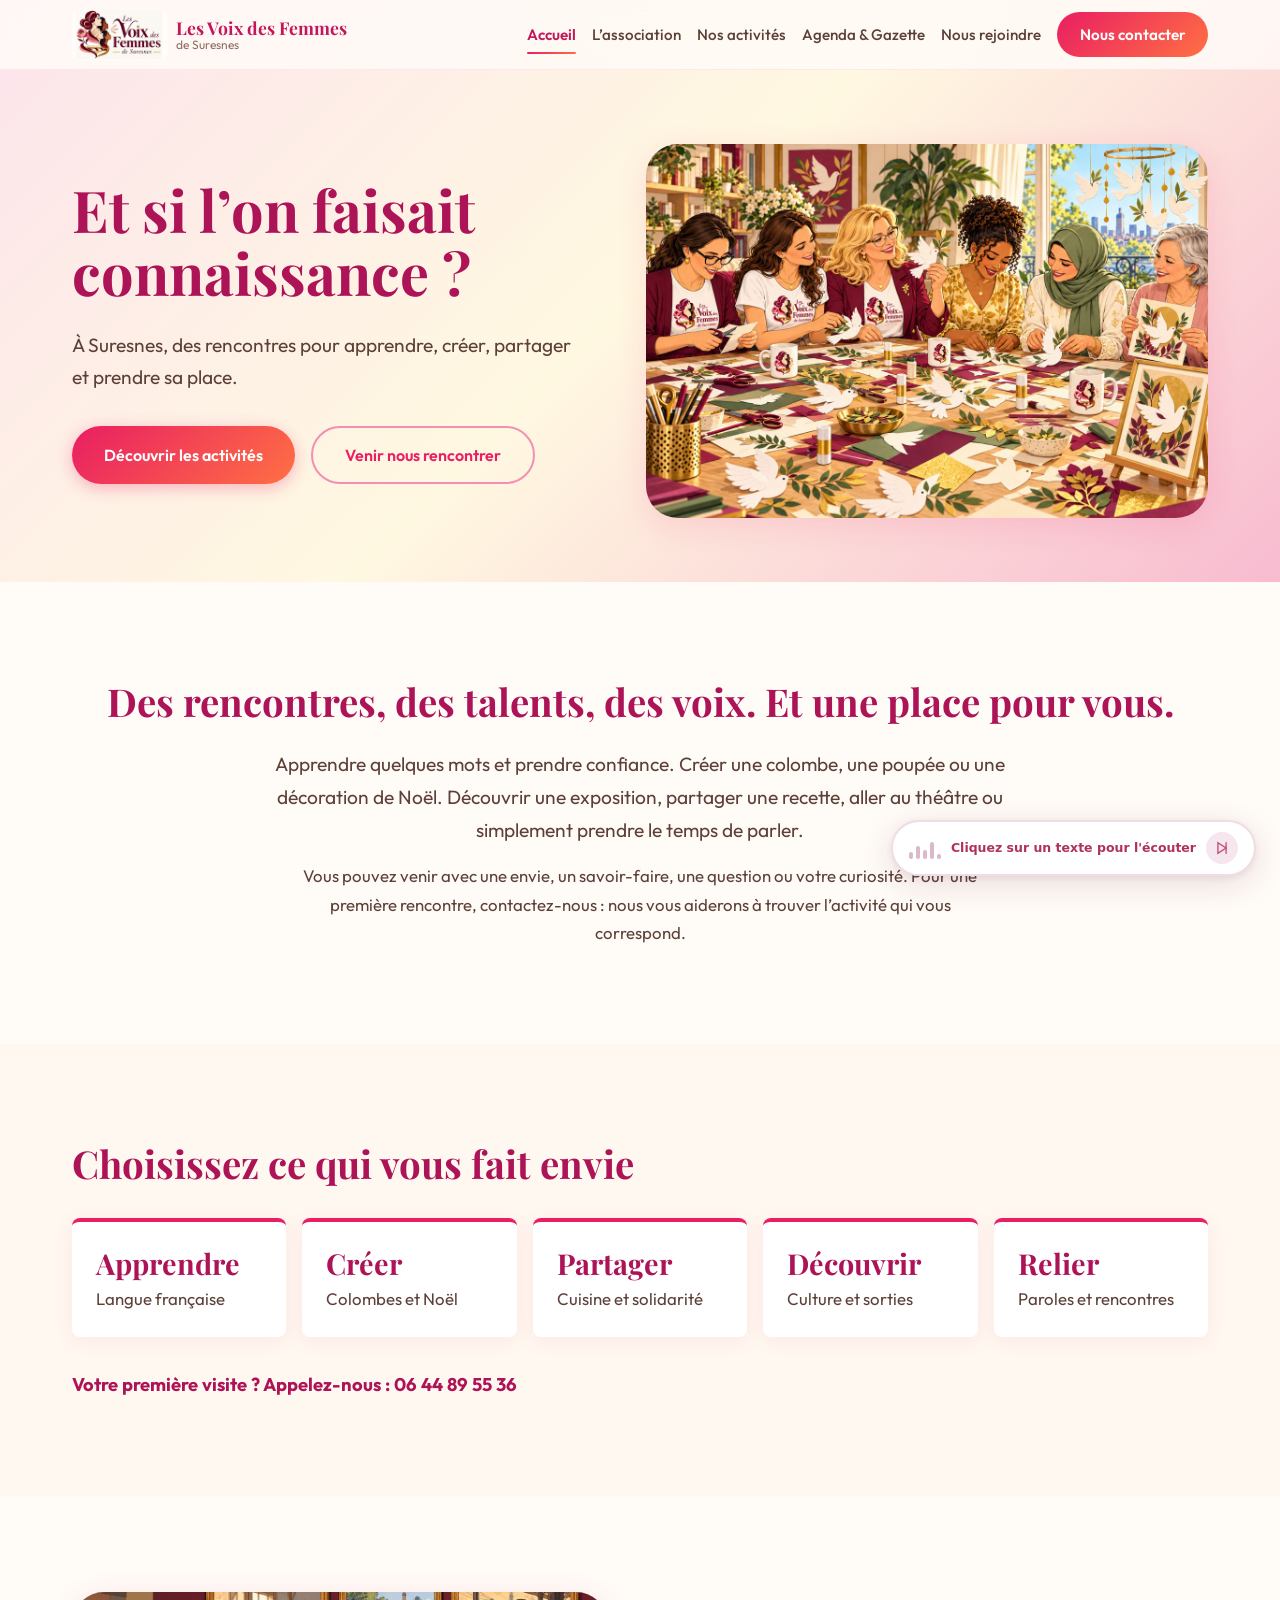
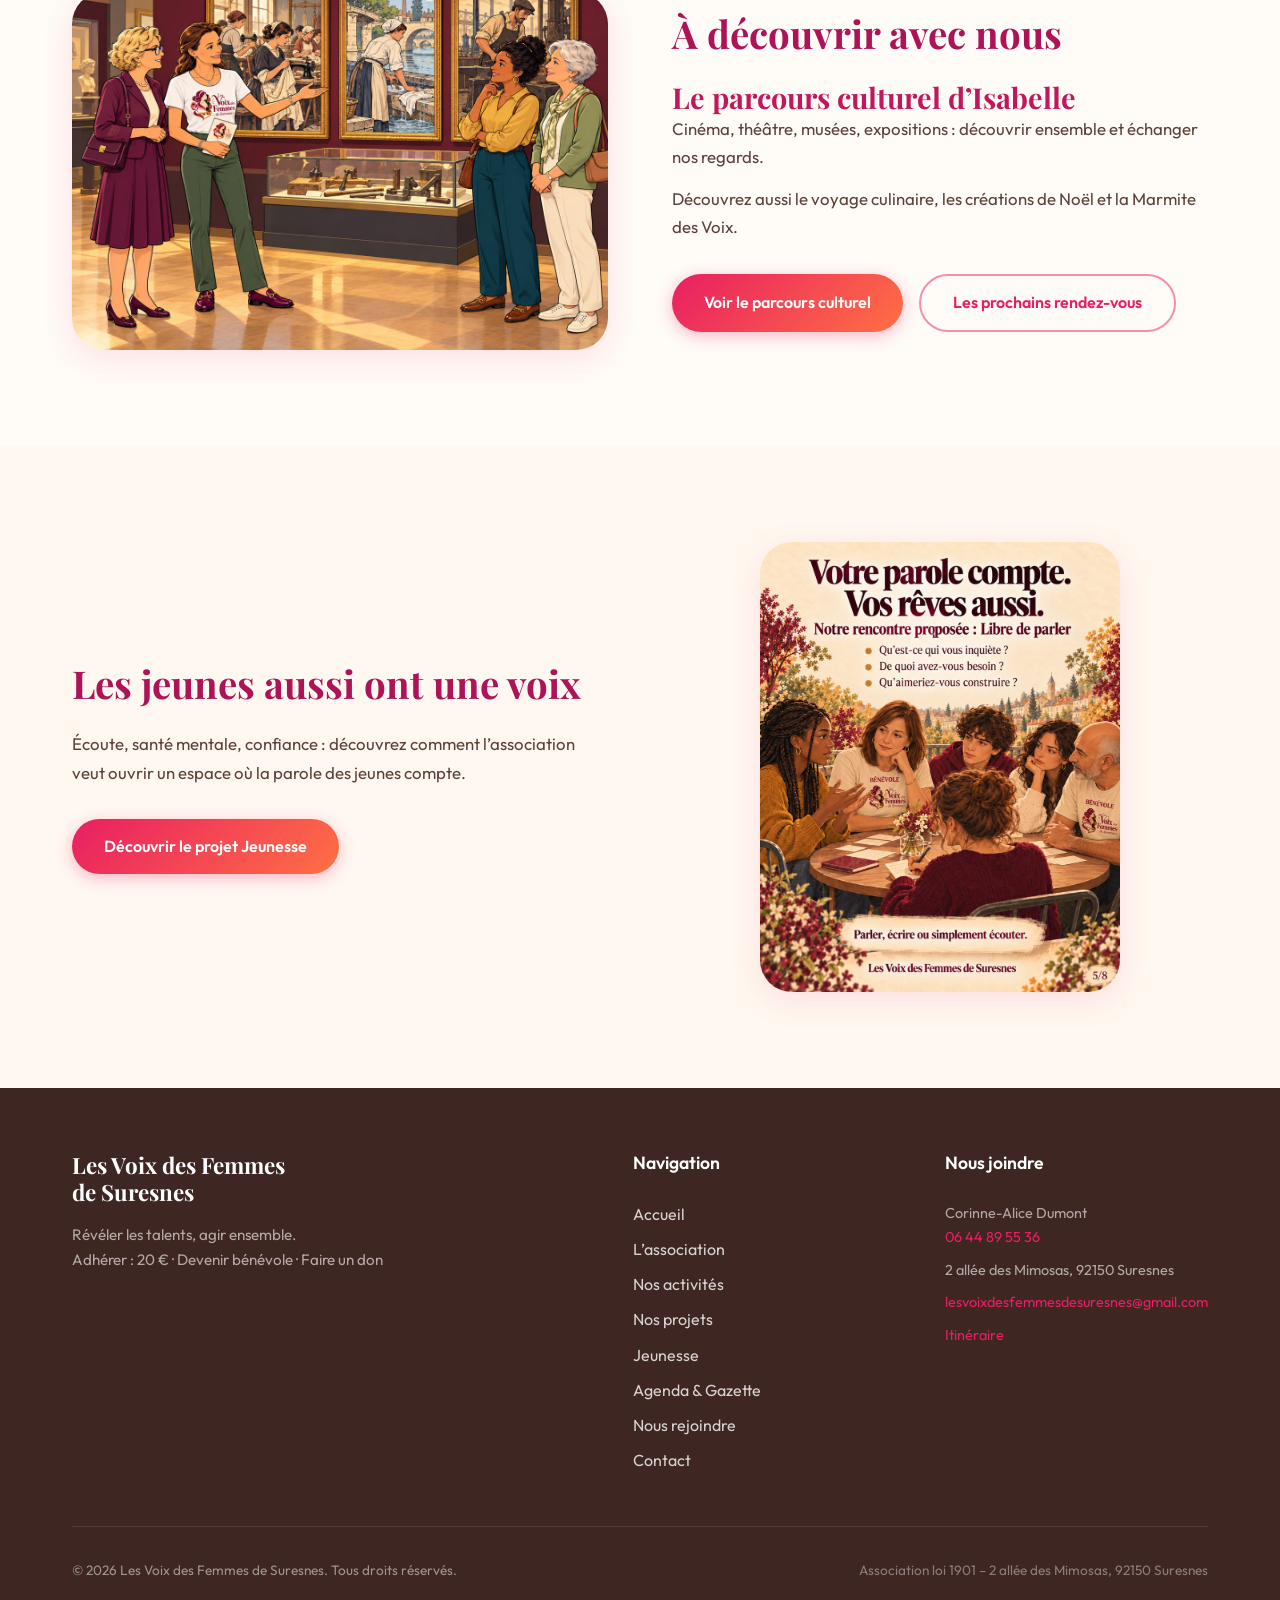
<file: siteweb/index.html>
<!DOCTYPE html>
<html lang="fr">
<head>
    <meta charset="UTF-8">
    <meta name="viewport" content="width=device-width, initial-scale=1.0">
    <meta name="description" content="Les Voix des Femmes de Suresnes : des rencontres pour apprendre, créer, partager et prendre sa place. 2 allée des Mimosas, Suresnes.">
    <title>Accueil - Les Voix des Femmes de Suresnes</title>
    <link rel="stylesheet" href="styles.css">
</head>
<body>
    <nav class="navbar" id="navbar">
        <div class="nav-container">
            <a href="index.html" class="nav-logo">
                <img src="images/logo_voix_des_femmes.png" alt="Logo Les Voix des Femmes de Suresnes">
                <div class="nav-logo-text">Les Voix des Femmes <span>de Suresnes</span></div>
            </a>
            <div class="nav-links" id="nav-links">
                <a href="index.html" class="active">Accueil</a>
                <a href="association.html">L’association</a>
                <a href="activites.html">Nos activités</a>
                <a href="agenda.html">Agenda & Gazette</a>
                <a href="rejoindre.html">Nous rejoindre</a>
                <a href="contact.html" class="nav-cta">Nous contacter</a>
            </div>
            <button class="nav-toggle" id="nav-toggle" aria-label="Menu de navigation"><span></span><span></span><span></span></button>
        </div>
    </nav>

    <section class="accueil-hero">
        <div class="container wrap">
            <div>
                <h1>Et si l’on faisait connaissance ?</h1>
                <p class="lead">À Suresnes, des rencontres pour apprendre, créer, partager et prendre sa place.</p>
                <div class="btn-row">
                    <a href="activites.html" class="btn btn-primary">Découvrir les activités</a>
                    <a href="contact.html" class="btn btn-outline">Venir nous rencontrer</a>
                </div>
            </div>
            <img src="images/colombes.jpg" alt="Des femmes réunies autour d’une table découpent des colombes en papier">
        </div>
    </section>

    <section class="block">
        <div class="container">
            <h2 class="center">Des rencontres, des talents, des voix. Et une place pour vous.</h2>
            <p class="lead center">Apprendre quelques mots et prendre confiance. Créer une colombe, une poupée ou une décoration de Noël. Découvrir une exposition, partager une recette, aller au théâtre ou simplement prendre le temps de parler.</p>
            <p class="center" style="max-width:62ch;margin-top:1rem">Vous pouvez venir avec une envie, un savoir-faire, une question ou votre curiosité. Pour une première rencontre, contactez-nous : nous vous aiderons à trouver l’activité qui vous correspond.</p>
        </div>
    </section>

    <section class="block alt">
        <div class="container">
            <h2>Choisissez ce qui vous fait envie</h2>
            <div class="entries">
                <a class="entry" href="activites.html#apprendre"><h3>Apprendre</h3><p>Langue française</p></a>
                <a class="entry" href="activites.html#creer"><h3>Créer</h3><p>Colombes et Noël</p></a>
                <a class="entry" href="activites.html#partager"><h3>Partager</h3><p>Cuisine et solidarité</p></a>
                <a class="entry" href="activites.html#decouvrir"><h3>Découvrir</h3><p>Culture et sorties</p></a>
                <a class="entry" href="activites.html#relier"><h3>Relier</h3><p>Paroles et rencontres</p></a>
            </div>
            <p class="cta-call">Votre première visite ? Appelez-nous : <a href="tel:0644895536">06 44 89 55 36</a></p>
        </div>
    </section>

    <section class="block">
        <div class="container split">
            <img class="photo" src="images/culture.jpg" alt="Isabelle et un groupe visitent une exposition dans un musée">
            <div>
                <h2>À découvrir avec nous</h2>
                <h3 style="font-family:var(--font-display);color:var(--rose-deep)">Le parcours culturel d’Isabelle</h3>
                <p>Cinéma, théâtre, musées, expositions : découvrir ensemble et échanger nos regards.</p>
                <p style="margin-top:.8rem">Découvrez aussi le voyage culinaire, les créations de Noël et la Marmite des Voix.</p>
                <div class="btn-row">
                    <a href="activites.html#decouvrir" class="btn btn-primary">Voir le parcours culturel</a>
                    <a href="agenda.html" class="btn btn-outline">Les prochains rendez-vous</a>
                </div>
            </div>
        </div>
    </section>

    <section class="block alt">
        <div class="container split">
            <div>
                <h2>Les jeunes aussi ont une voix</h2>
                <p>Écoute, santé mentale, confiance : découvrez comment l’association veut ouvrir un espace où la parole des jeunes compte.</p>
                <div class="btn-row"><a href="jeunesse.html" class="btn btn-primary">Découvrir le projet Jeunesse</a></div>
            </div>
            <img class="photo" src="images/jeunesse-5.jpg" alt="Des jeunes et des bénévoles échangent autour d’une table ronde" style="max-width:360px;margin:auto">
        </div>
    </section>
    <footer class="footer">
        <div class="container">
            <div class="footer-grid">
                <div class="footer-brand">
                    <h3>Les Voix des Femmes <br>de Suresnes</h3>
                    <p>Révéler les talents, agir ensemble.<br>Adhérer : 20 € · <a href="rejoindre.html#benevole">Devenir bénévole</a> · <a href="rejoindre.html#don">Faire un don</a></p>
                </div>
                <div class="footer-links">
                    <h4>Navigation</h4>
                    <a href="index.html">Accueil</a>
                    <a href="association.html">L’association</a>
                    <a href="activites.html">Nos activités</a>
                    <a href="projets.html">Nos projets</a>
                    <a href="jeunesse.html">Jeunesse</a>
                    <a href="agenda.html">Agenda &amp; Gazette</a>
                    <a href="rejoindre.html">Nous rejoindre</a>
                    <a href="contact.html">Contact</a>
                </div>
                <div class="footer-hours">
                    <h4>Nous joindre</h4>
                    <p>Corinne-Alice Dumont<br><a href="tel:0644895536">06 44 89 55 36</a></p>
                    <p>2 allée des Mimosas, 92150 Suresnes</p>
                    <p><a href="mailto:lesvoixdesfemmesdesuresnes@gmail.com">lesvoixdesfemmesdesuresnes@gmail.com</a></p>
                    <p><a href="https://www.google.com/maps/dir/?api=1&destination=2+all%C3%A9e+des+Mimosas+92150+Suresnes" target="_blank" rel="noopener">Itinéraire</a></p>
                </div>
            </div>
            <div class="footer-bottom">
                <p>&copy; 2026 Les Voix des Femmes de Suresnes. Tous droits réservés.</p>
                <p class="legal-text">Association loi 1901 – 2 allée des Mimosas, 92150 Suresnes</p>
            </div>
        </div>
    </footer>
    <script src="voice-reader.js"></script>
    <script src="site.js"></script>
</body>
</html>
</file>
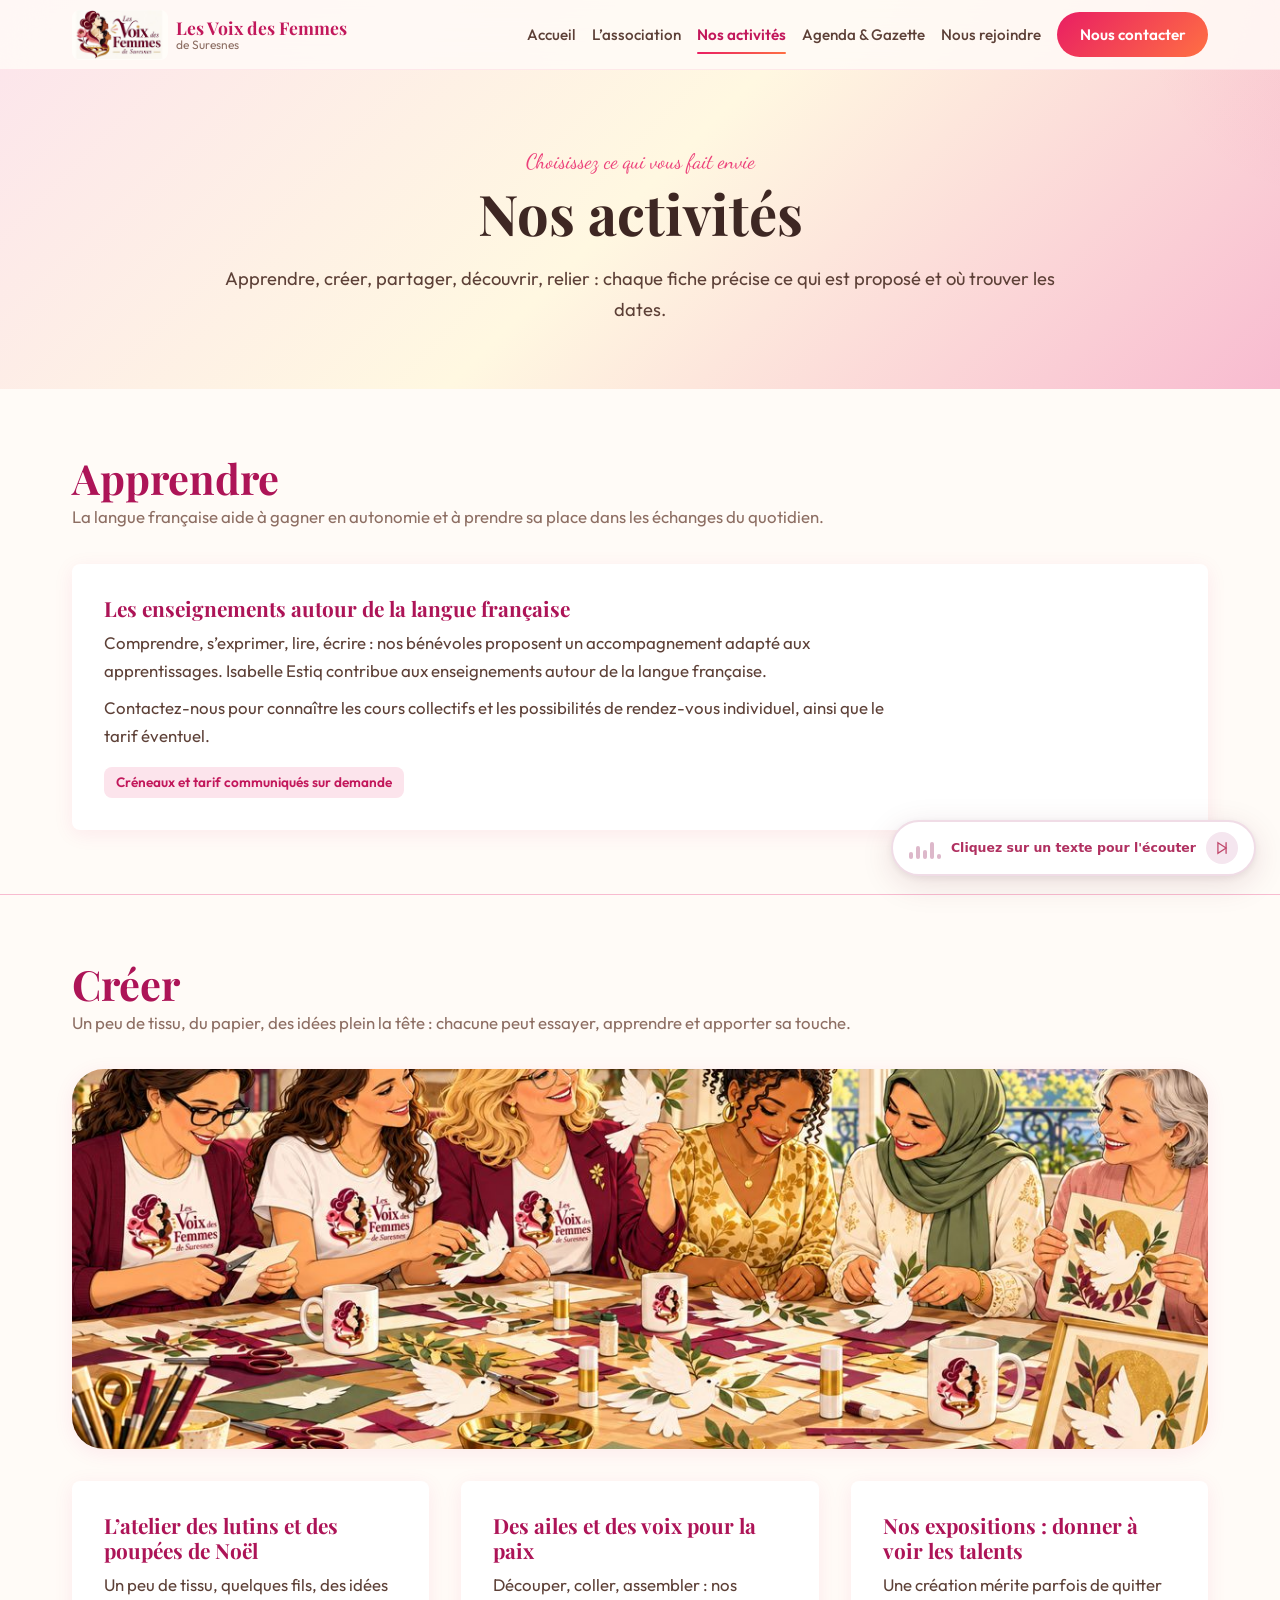
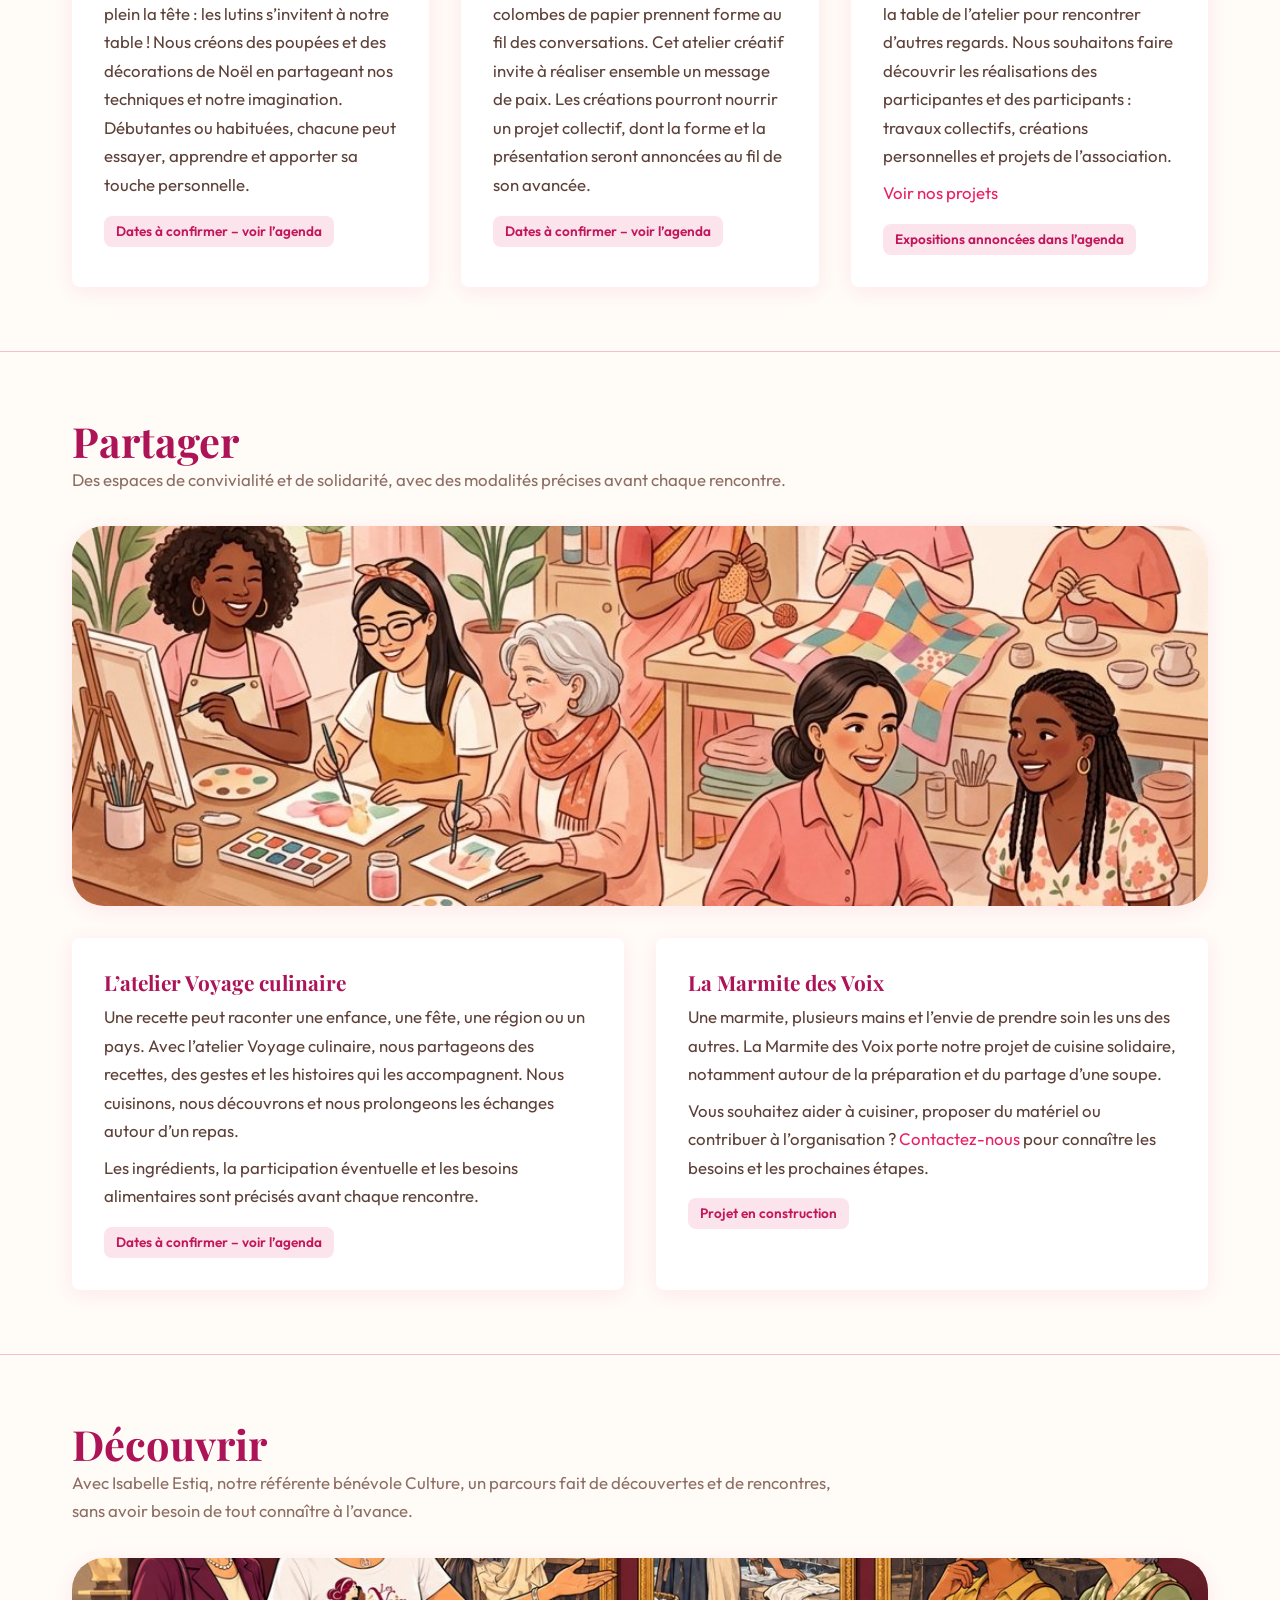
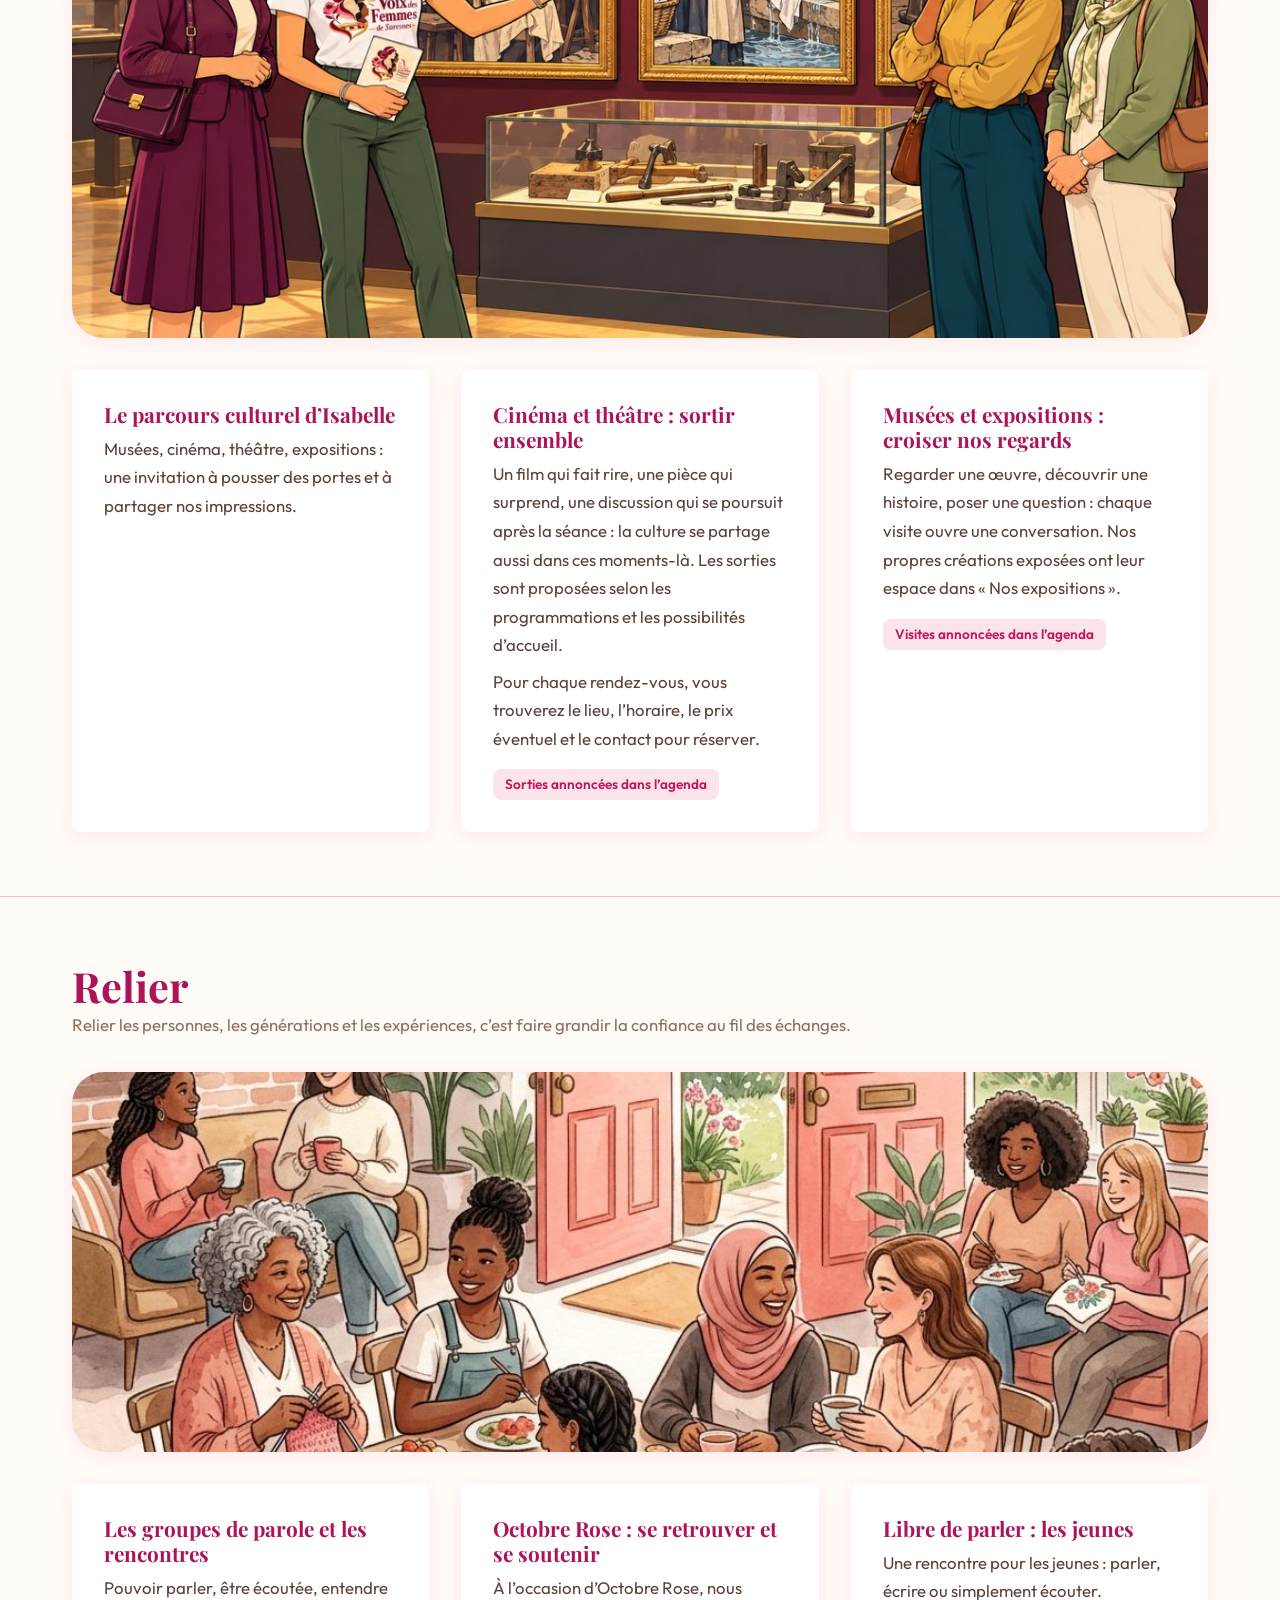
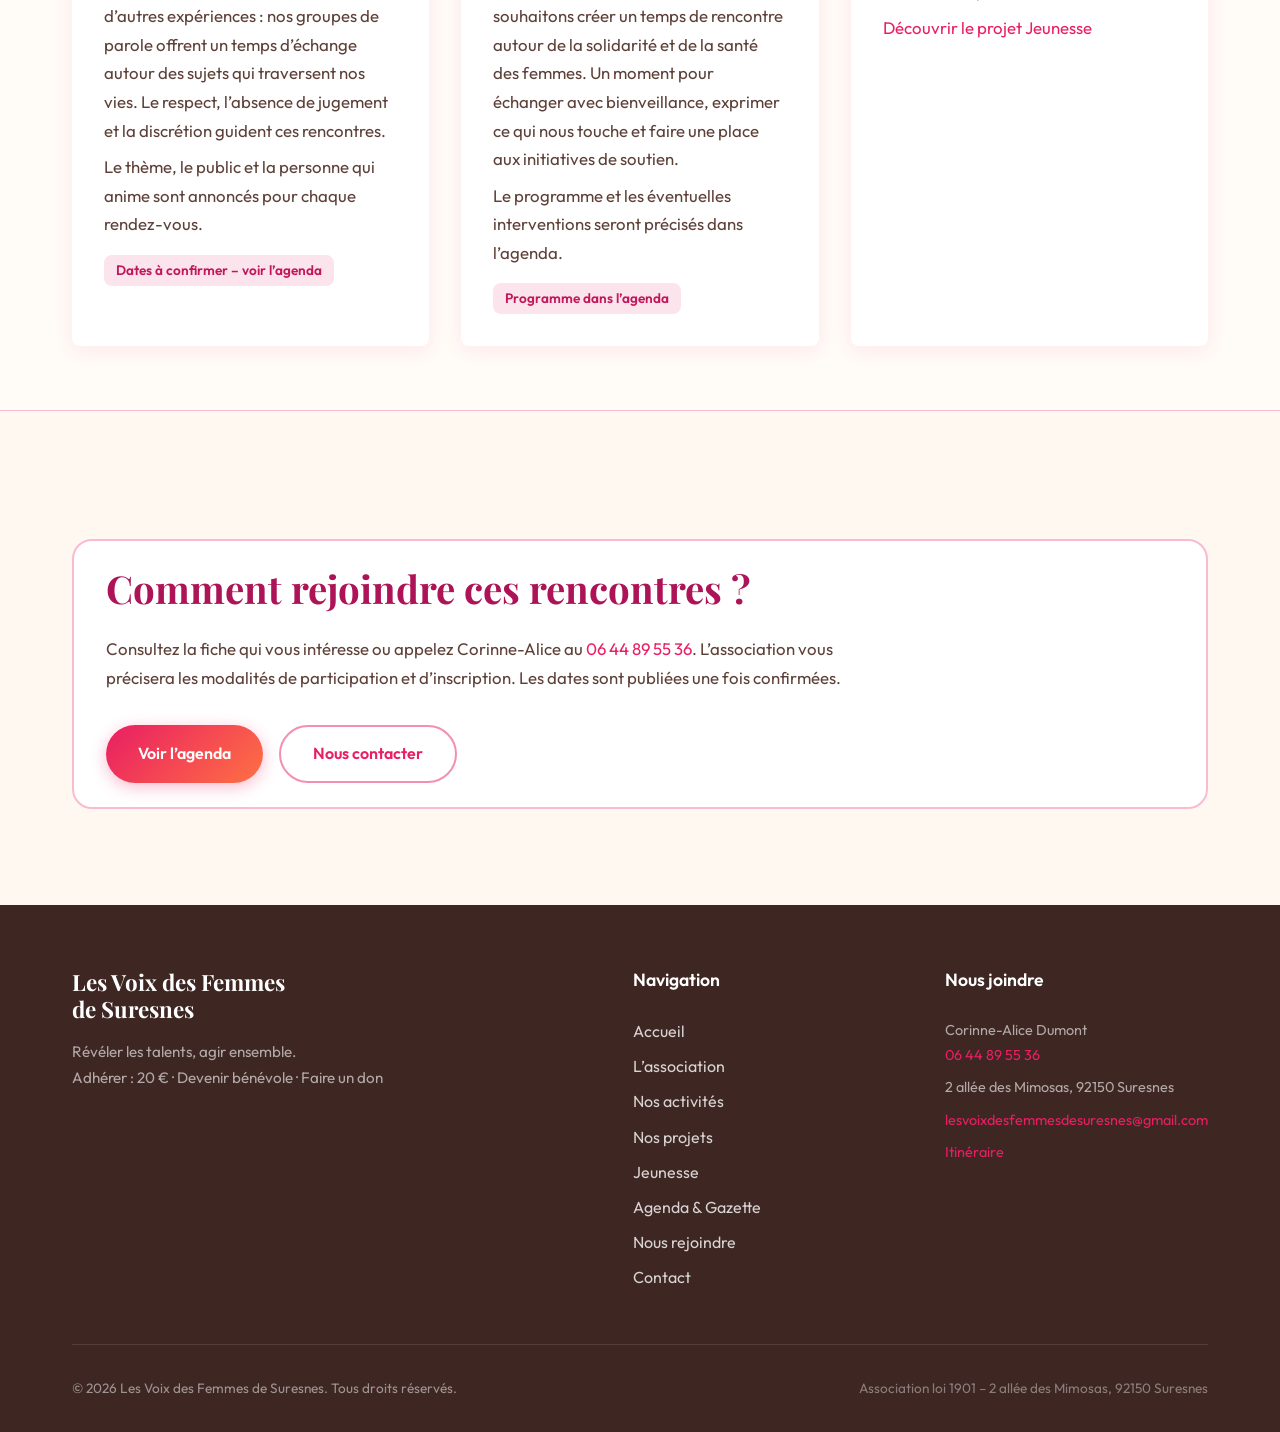
<file: siteweb/activites.html>
<!DOCTYPE html>
<html lang="fr">
<head>
    <meta charset="UTF-8">
    <meta name="viewport" content="width=device-width, initial-scale=1.0">
    <meta name="description" content="Apprendre, créer, partager, découvrir, relier : toutes les activités des Voix des Femmes de Suresnes.">
    <title>Nos activités - Les Voix des Femmes de Suresnes</title>
    <link rel="stylesheet" href="styles.css">
</head>
<body>
    <nav class="navbar" id="navbar">
        <div class="nav-container">
            <a href="index.html" class="nav-logo">
                <img src="images/logo_voix_des_femmes.png" alt="Logo Les Voix des Femmes de Suresnes">
                <div class="nav-logo-text">Les Voix des Femmes <span>de Suresnes</span></div>
            </a>
            <div class="nav-links" id="nav-links">
                <a href="index.html">Accueil</a>
                <a href="association.html">L’association</a>
                <a href="activites.html" class="active">Nos activités</a>
                <a href="agenda.html">Agenda & Gazette</a>
                <a href="rejoindre.html">Nous rejoindre</a>
                <a href="contact.html" class="nav-cta">Nous contacter</a>
            </div>
            <button class="nav-toggle" id="nav-toggle" aria-label="Menu de navigation"><span></span><span></span><span></span></button>
        </div>
    </nav>
    <section class="page-header">
        <div class="container">
            <span class="section-subtitle">Choisissez ce qui vous fait envie</span>
            <h1>Nos activités</h1>
            <p>Apprendre, créer, partager, découvrir, relier : chaque fiche précise ce qui est proposé et où trouver les dates.</p>
        </div>
    </section>
    <section class="act-section" id="apprendre">
        <div class="container">
            <h2>Apprendre</h2>
            <p class="intro">La langue française aide à gagner en autonomie et à prendre sa place dans les échanges du quotidien.</p>
            
            <div class="fiches">
<article class="fiche"><h3>Les enseignements autour de la langue française</h3><p>Comprendre, s’exprimer, lire, écrire : nos bénévoles proposent un accompagnement adapté aux apprentissages. Isabelle Estiq contribue aux enseignements autour de la langue française.</p><p>Contactez-nous pour connaître les cours collectifs et les possibilités de rendez-vous individuel, ainsi que le tarif éventuel.</p><span class="statut">Créneaux et tarif communiqués sur demande</span></article>
            </div>
        </div>
    </section>
    <section class="act-section" id="creer">
        <div class="container">
            <h2>Créer</h2>
            <p class="intro">Un peu de tissu, du papier, des idées plein la tête : chacune peut essayer, apprendre et apporter sa touche.</p>
            <img class="section-photo" src="images/colombes.jpg" alt="Des femmes découpent et assemblent des colombes en papier">
            <div class="fiches">
<article class="fiche"><h3>L’atelier des lutins et des poupées de Noël</h3><p>Un peu de tissu, quelques fils, des idées plein la tête : les lutins s’invitent à notre table ! Nous créons des poupées et des décorations de Noël en partageant nos techniques et notre imagination. Débutantes ou habituées, chacune peut essayer, apprendre et apporter sa touche personnelle.</p><span class="statut">Dates à confirmer – voir l’agenda</span></article>
<article class="fiche"><h3>Des ailes et des voix pour la paix</h3><p>Découper, coller, assembler : nos colombes de papier prennent forme au fil des conversations. Cet atelier créatif invite à réaliser ensemble un message de paix. Les créations pourront nourrir un projet collectif, dont la forme et la présentation seront annoncées au fil de son avancée.</p><span class="statut">Dates à confirmer – voir l’agenda</span></article>
<article class="fiche"><h3>Nos expositions : donner à voir les talents</h3><p>Une création mérite parfois de quitter la table de l’atelier pour rencontrer d’autres regards. Nous souhaitons faire découvrir les réalisations des participantes et des participants : travaux collectifs, créations personnelles et projets de l’association.</p><p><a href="projets.html">Voir nos projets</a></p><span class="statut">Expositions annoncées dans l’agenda</span></article>
            </div>
        </div>
    </section>
    <section class="act-section" id="partager">
        <div class="container">
            <h2>Partager</h2>
            <p class="intro">Des espaces de convivialité et de solidarité, avec des modalités précises avant chaque rencontre.</p>
            <img class="section-photo" src="images/activities.jpg" alt="Des femmes cuisinent, peignent et cousent ensemble dans un atelier">
            <div class="fiches">
<article class="fiche"><h3>L’atelier Voyage culinaire</h3><p>Une recette peut raconter une enfance, une fête, une région ou un pays. Avec l’atelier Voyage culinaire, nous partageons des recettes, des gestes et les histoires qui les accompagnent. Nous cuisinons, nous découvrons et nous prolongeons les échanges autour d’un repas.</p><p>Les ingrédients, la participation éventuelle et les besoins alimentaires sont précisés avant chaque rencontre.</p><span class="statut">Dates à confirmer – voir l’agenda</span></article>
<article class="fiche"><h3>La Marmite des Voix</h3><p>Une marmite, plusieurs mains et l’envie de prendre soin les uns des autres. La Marmite des Voix porte notre projet de cuisine solidaire, notamment autour de la préparation et du partage d’une soupe.</p><p>Vous souhaitez aider à cuisiner, proposer du matériel ou contribuer à l’organisation ? <a href="contact.html">Contactez-nous</a> pour connaître les besoins et les prochaines étapes.</p><span class="statut">Projet en construction</span></article>
            </div>
        </div>
    </section>
    <section class="act-section" id="decouvrir">
        <div class="container">
            <h2>Découvrir</h2>
            <p class="intro">Avec Isabelle Estiq, notre référente bénévole Culture, un parcours fait de découvertes et de rencontres, sans avoir besoin de tout connaître à l’avance.</p>
            <img class="section-photo" src="images/culture.jpg" alt="Un groupe visite une exposition avec Isabelle">
            <div class="fiches">
<article class="fiche"><h3>Le parcours culturel d’Isabelle</h3><p>Musées, cinéma, théâtre, expositions : une invitation à pousser des portes et à partager nos impressions.</p></article>
<article class="fiche"><h3>Cinéma et théâtre : sortir ensemble</h3><p>Un film qui fait rire, une pièce qui surprend, une discussion qui se poursuit après la séance : la culture se partage aussi dans ces moments-là. Les sorties sont proposées selon les programmations et les possibilités d’accueil.</p><p>Pour chaque rendez-vous, vous trouverez le lieu, l’horaire, le prix éventuel et le contact pour réserver.</p><span class="statut">Sorties annoncées dans l’agenda</span></article>
<article class="fiche"><h3>Musées et expositions : croiser nos regards</h3><p>Regarder une œuvre, découvrir une histoire, poser une question : chaque visite ouvre une conversation. Nos propres créations exposées ont leur espace dans « Nos expositions ».</p><span class="statut">Visites annoncées dans l’agenda</span></article>
            </div>
        </div>
    </section>
    <section class="act-section" id="relier">
        <div class="container">
            <h2>Relier</h2>
            <p class="intro">Relier les personnes, les générations et les expériences, c’est faire grandir la confiance au fil des échanges.</p>
            <img class="section-photo" src="images/hero.jpg" alt="Des femmes de tous âges se retrouvent autour d’un thé et d’un goûter">
            <div class="fiches">
<article class="fiche"><h3>Les groupes de parole et les rencontres</h3><p>Pouvoir parler, être écoutée, entendre d’autres expériences : nos groupes de parole offrent un temps d’échange autour des sujets qui traversent nos vies. Le respect, l’absence de jugement et la discrétion guident ces rencontres.</p><p>Le thème, le public et la personne qui anime sont annoncés pour chaque rendez-vous.</p><span class="statut">Dates à confirmer – voir l’agenda</span></article>
<article class="fiche"><h3>Octobre Rose : se retrouver et se soutenir</h3><p>À l’occasion d’Octobre Rose, nous souhaitons créer un temps de rencontre autour de la solidarité et de la santé des femmes. Un moment pour échanger avec bienveillance, exprimer ce qui nous touche et faire une place aux initiatives de soutien.</p><p>Le programme et les éventuelles interventions seront précisés dans l’agenda.</p><span class="statut">Programme dans l’agenda</span></article>
<article class="fiche"><h3>Libre de parler : les jeunes</h3><p>Une rencontre pour les jeunes : parler, écrire ou simplement écouter.</p><p><a href="jeunesse.html">Découvrir le projet Jeunesse</a></p></article>
            </div>
        </div>
    </section>
    <section class="block alt"><div class="container">
        <div class="help-box"><h2>Comment rejoindre ces rencontres ?</h2>
        <p>Consultez la fiche qui vous intéresse ou appelez Corinne-Alice au <a href="tel:0644895536">06 44 89 55 36</a>. L’association vous précisera les modalités de participation et d’inscription. Les dates sont publiées une fois confirmées.</p>
        <div class="btn-row"><a href="agenda.html" class="btn btn-primary">Voir l’agenda</a><a href="contact.html" class="btn btn-outline">Nous contacter</a></div></div>
    </div></section>
    <footer class="footer">
        <div class="container">
            <div class="footer-grid">
                <div class="footer-brand">
                    <h3>Les Voix des Femmes <br>de Suresnes</h3>
                    <p>Révéler les talents, agir ensemble.<br>Adhérer : 20 € · <a href="rejoindre.html#benevole">Devenir bénévole</a> · <a href="rejoindre.html#don">Faire un don</a></p>
                </div>
                <div class="footer-links">
                    <h4>Navigation</h4>
                    <a href="index.html">Accueil</a>
                    <a href="association.html">L’association</a>
                    <a href="activites.html">Nos activités</a>
                    <a href="projets.html">Nos projets</a>
                    <a href="jeunesse.html">Jeunesse</a>
                    <a href="agenda.html">Agenda &amp; Gazette</a>
                    <a href="rejoindre.html">Nous rejoindre</a>
                    <a href="contact.html">Contact</a>
                </div>
                <div class="footer-hours">
                    <h4>Nous joindre</h4>
                    <p>Corinne-Alice Dumont<br><a href="tel:0644895536">06 44 89 55 36</a></p>
                    <p>2 allée des Mimosas, 92150 Suresnes</p>
                    <p><a href="mailto:lesvoixdesfemmesdesuresnes@gmail.com">lesvoixdesfemmesdesuresnes@gmail.com</a></p>
                    <p><a href="https://www.google.com/maps/dir/?api=1&destination=2+all%C3%A9e+des+Mimosas+92150+Suresnes" target="_blank" rel="noopener">Itinéraire</a></p>
                </div>
            </div>
            <div class="footer-bottom">
                <p>&copy; 2026 Les Voix des Femmes de Suresnes. Tous droits réservés.</p>
                <p class="legal-text">Association loi 1901 – 2 allée des Mimosas, 92150 Suresnes</p>
            </div>
        </div>
    </footer>
    <script src="voice-reader.js"></script>
    <script src="site.js"></script>
</body>
</html>
</file>
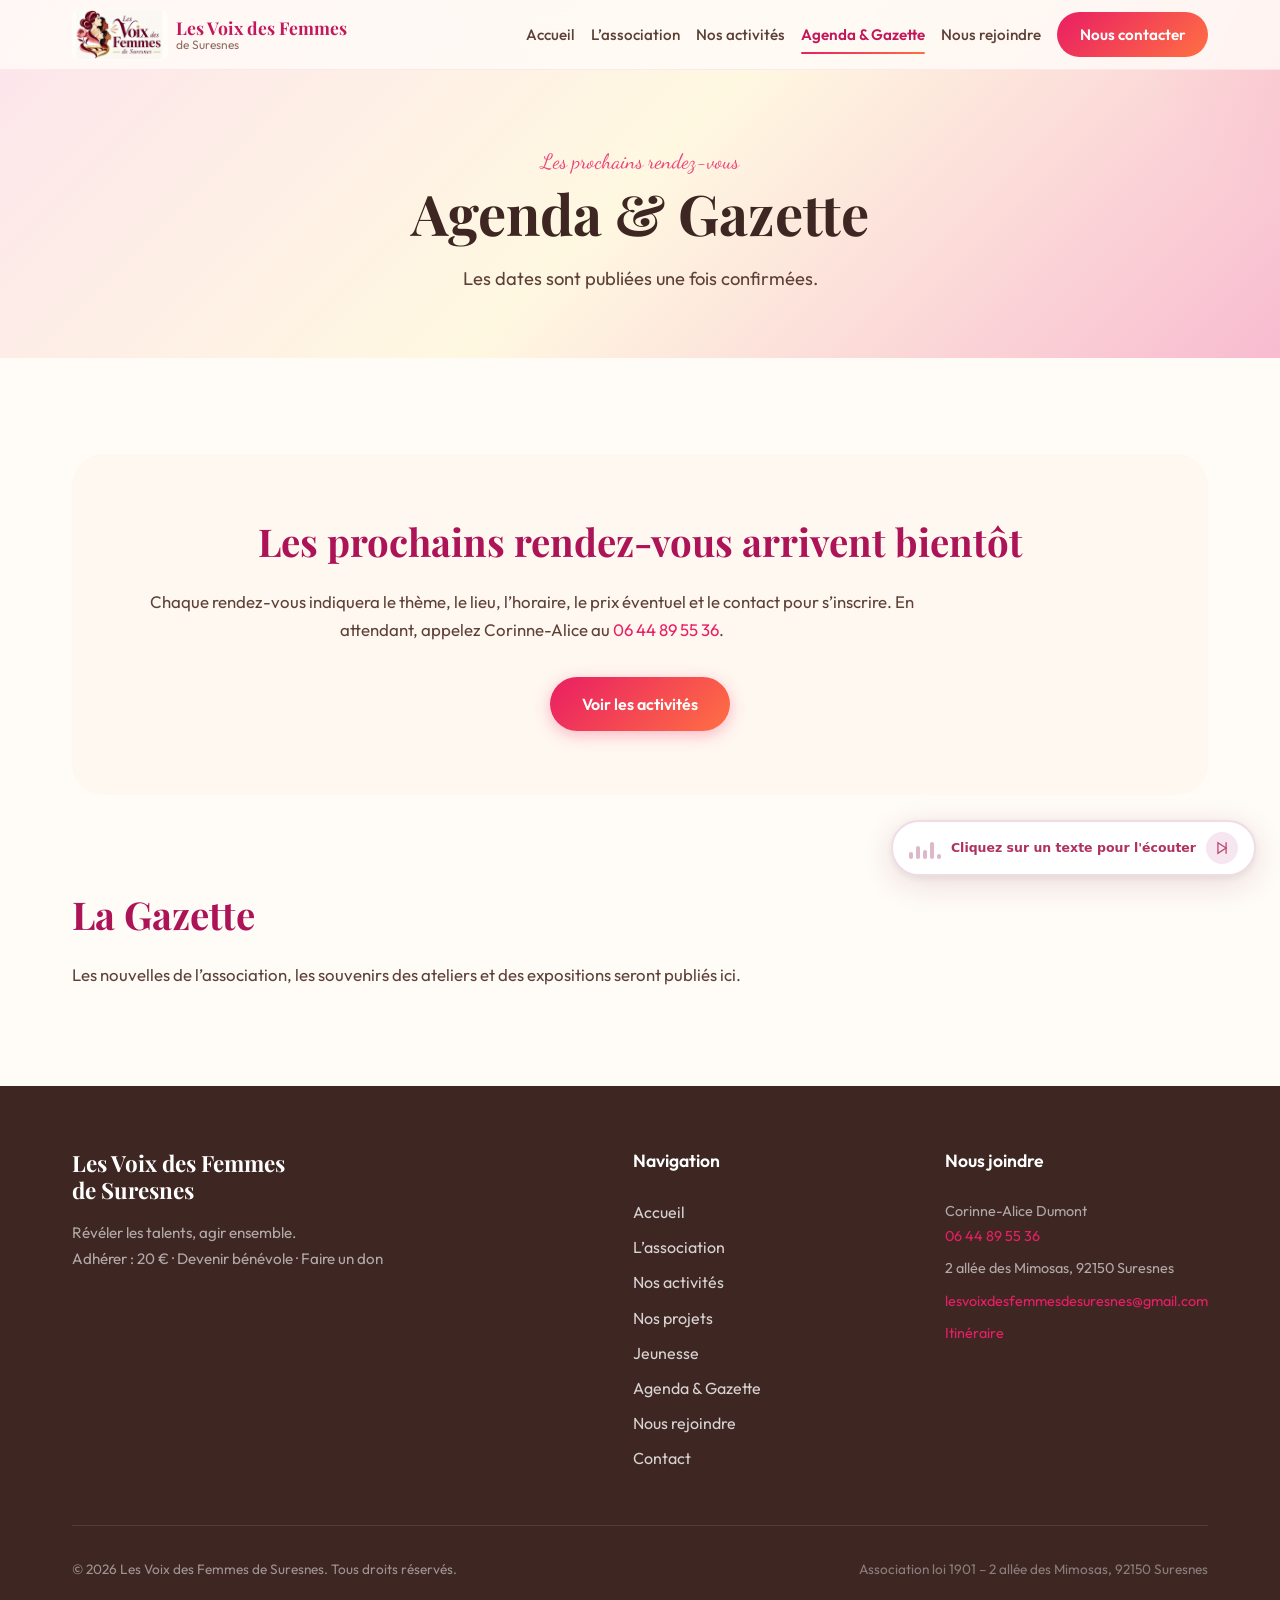
<file: siteweb/agenda.html>
<!DOCTYPE html>
<html lang="fr">
<head>
    <meta charset="UTF-8">
    <meta name="viewport" content="width=device-width, initial-scale=1.0">
    <meta name="description" content="Agenda et gazette des Voix des Femmes de Suresnes.">
    <title>Agenda & Gazette - Les Voix des Femmes de Suresnes</title>
    <link rel="stylesheet" href="styles.css">
</head>
<body>
    <nav class="navbar" id="navbar">
        <div class="nav-container">
            <a href="index.html" class="nav-logo">
                <img src="images/logo_voix_des_femmes.png" alt="Logo Les Voix des Femmes de Suresnes">
                <div class="nav-logo-text">Les Voix des Femmes <span>de Suresnes</span></div>
            </a>
            <div class="nav-links" id="nav-links">
                <a href="index.html">Accueil</a>
                <a href="association.html">L’association</a>
                <a href="activites.html">Nos activités</a>
                <a href="agenda.html" class="active">Agenda & Gazette</a>
                <a href="rejoindre.html">Nous rejoindre</a>
                <a href="contact.html" class="nav-cta">Nous contacter</a>
            </div>
            <button class="nav-toggle" id="nav-toggle" aria-label="Menu de navigation"><span></span><span></span><span></span></button>
        </div>
    </nav>
    <section class="page-header">
        <div class="container">
            <span class="section-subtitle">Les prochains rendez-vous</span>
            <h1>Agenda & Gazette</h1>
            <p>Les dates sont publiées une fois confirmées.</p>
        </div>
    </section>
    <section class="block"><div class="container">
        <div class="agenda-vide">
            <h2>Les prochains rendez-vous arrivent bientôt</h2>
            <p>Chaque rendez-vous indiquera le thème, le lieu, l’horaire, le prix éventuel et le contact pour s’inscrire. En attendant, appelez Corinne-Alice au <a href="tel:0644895536">06 44 89 55 36</a>.</p>
            <div class="btn-row" style="justify-content:center"><a href="activites.html" class="btn btn-primary">Voir les activités</a></div>
        </div>
        <!-- À COMPLÉTER : ajouter ici chaque rendez-vous confirmé (date, lieu, horaire, prix, contact) -->
        <div class="block" style="padding-bottom:0"><h2>La Gazette</h2>
        <p>Les nouvelles de l’association, les souvenirs des ateliers et des expositions seront publiés ici.</p></div>
    </div></section>
    <footer class="footer">
        <div class="container">
            <div class="footer-grid">
                <div class="footer-brand">
                    <h3>Les Voix des Femmes <br>de Suresnes</h3>
                    <p>Révéler les talents, agir ensemble.<br>Adhérer : 20 € · <a href="rejoindre.html#benevole">Devenir bénévole</a> · <a href="rejoindre.html#don">Faire un don</a></p>
                </div>
                <div class="footer-links">
                    <h4>Navigation</h4>
                    <a href="index.html">Accueil</a>
                    <a href="association.html">L’association</a>
                    <a href="activites.html">Nos activités</a>
                    <a href="projets.html">Nos projets</a>
                    <a href="jeunesse.html">Jeunesse</a>
                    <a href="agenda.html">Agenda &amp; Gazette</a>
                    <a href="rejoindre.html">Nous rejoindre</a>
                    <a href="contact.html">Contact</a>
                </div>
                <div class="footer-hours">
                    <h4>Nous joindre</h4>
                    <p>Corinne-Alice Dumont<br><a href="tel:0644895536">06 44 89 55 36</a></p>
                    <p>2 allée des Mimosas, 92150 Suresnes</p>
                    <p><a href="mailto:lesvoixdesfemmesdesuresnes@gmail.com">lesvoixdesfemmesdesuresnes@gmail.com</a></p>
                    <p><a href="https://www.google.com/maps/dir/?api=1&destination=2+all%C3%A9e+des+Mimosas+92150+Suresnes" target="_blank" rel="noopener">Itinéraire</a></p>
                </div>
            </div>
            <div class="footer-bottom">
                <p>&copy; 2026 Les Voix des Femmes de Suresnes. Tous droits réservés.</p>
                <p class="legal-text">Association loi 1901 – 2 allée des Mimosas, 92150 Suresnes</p>
            </div>
        </div>
    </footer>
    <script src="voice-reader.js"></script>
    <script src="site.js"></script>
</body>
</html>
</file>
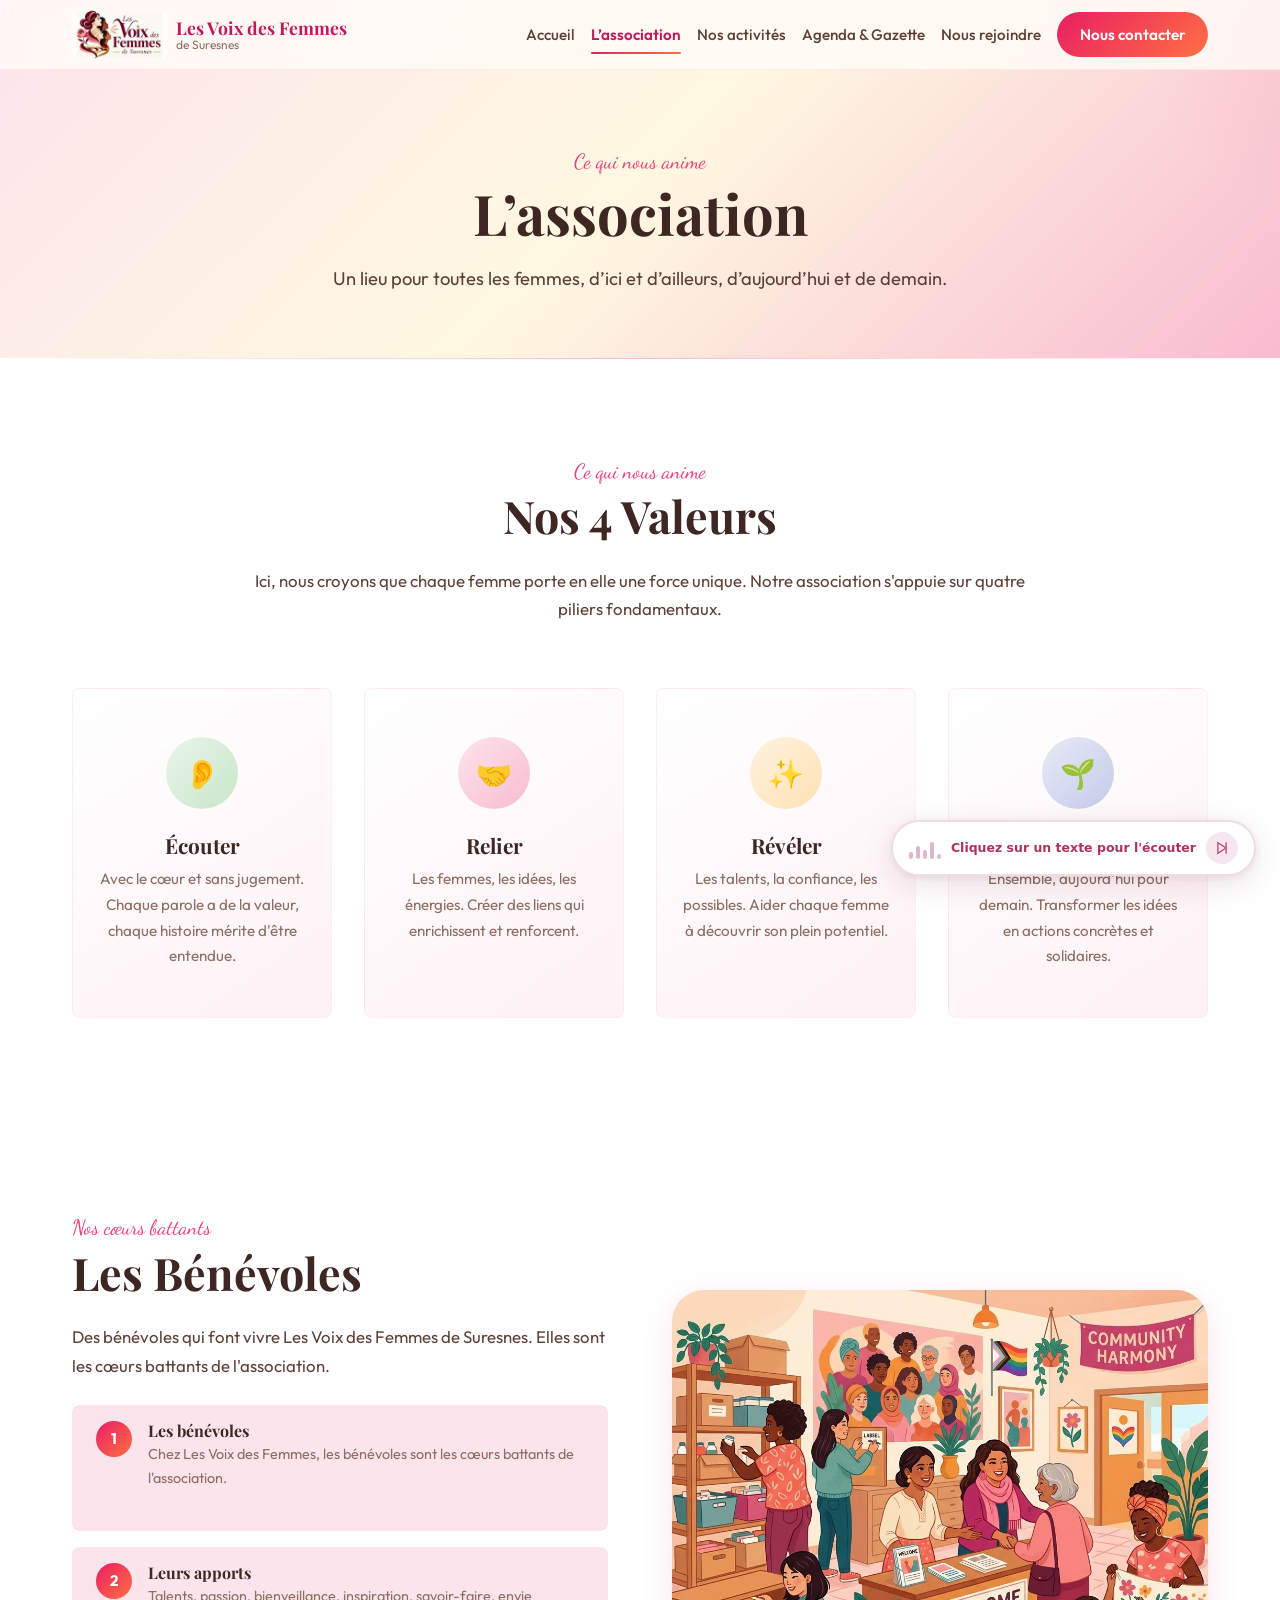
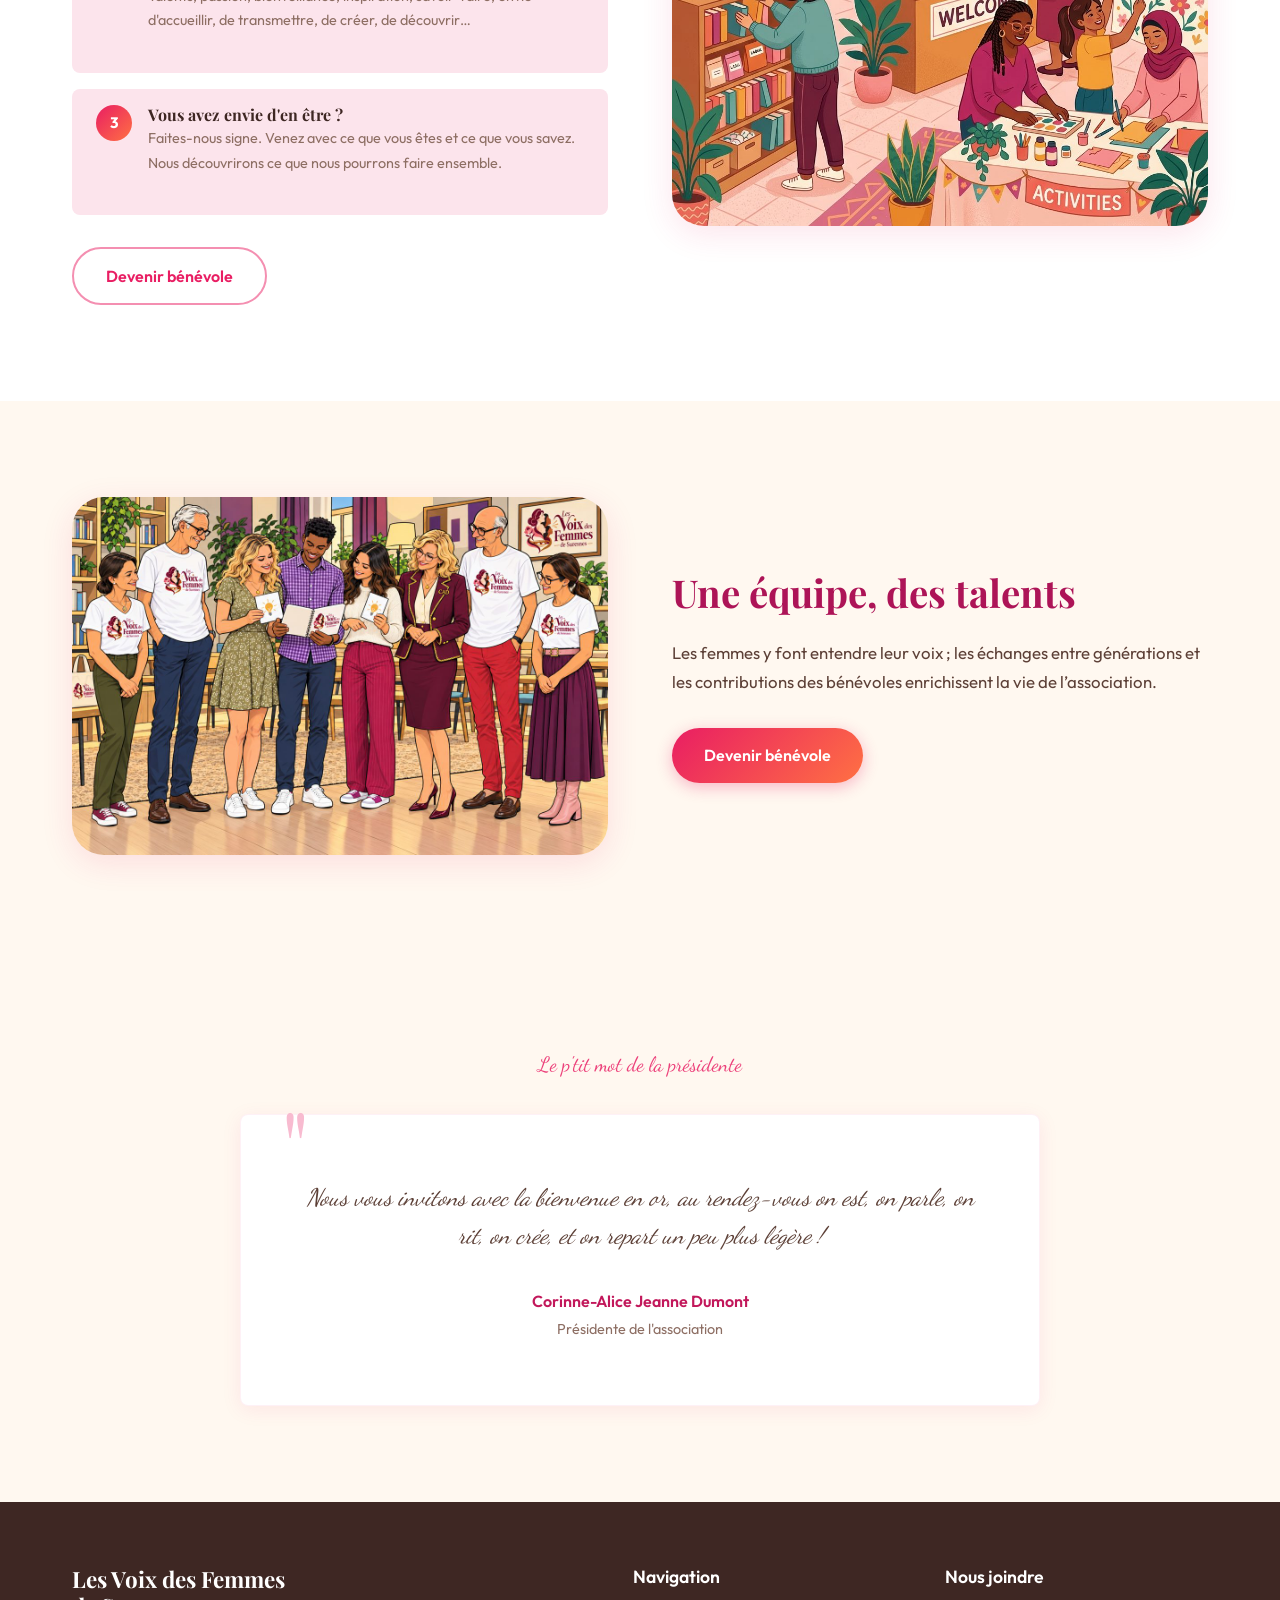
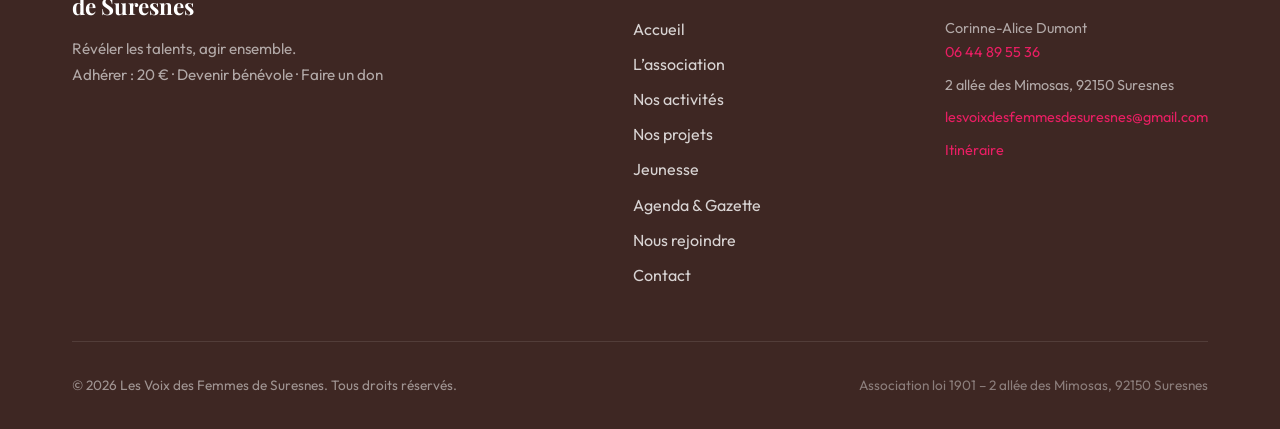
<file: siteweb/association.html>
<!DOCTYPE html>
<html lang="fr">
<head>
    <meta charset="UTF-8">
    <meta name="viewport" content="width=device-width, initial-scale=1.0">
    <meta name="description" content="Les valeurs, l’équipe de bénévoles et le mot de la présidente des Voix des Femmes de Suresnes.">
    <title>L’association - Les Voix des Femmes de Suresnes</title>
    <link rel="stylesheet" href="styles.css">
</head>
<body>
    <nav class="navbar" id="navbar">
        <div class="nav-container">
            <a href="index.html" class="nav-logo">
                <img src="images/logo_voix_des_femmes.png" alt="Logo Les Voix des Femmes de Suresnes">
                <div class="nav-logo-text">Les Voix des Femmes <span>de Suresnes</span></div>
            </a>
            <div class="nav-links" id="nav-links">
                <a href="index.html">Accueil</a>
                <a href="association.html" class="active">L’association</a>
                <a href="activites.html">Nos activités</a>
                <a href="agenda.html">Agenda & Gazette</a>
                <a href="rejoindre.html">Nous rejoindre</a>
                <a href="contact.html" class="nav-cta">Nous contacter</a>
            </div>
            <button class="nav-toggle" id="nav-toggle" aria-label="Menu de navigation"><span></span><span></span><span></span></button>
        </div>
    </nav>
    <section class="page-header">
        <div class="container">
            <span class="section-subtitle">Ce qui nous anime</span>
            <h1>L’association</h1>
            <p>Un lieu pour toutes les femmes, d’ici et d’ailleurs, d’aujourd’hui et de demain.</p>
        </div>
    </section>
    <!-- ═══════════════ VALUES SECTION ═══════════════ -->
    <section class="values-section" id="valeurs">
        <div class="container">
            <div class="text-center">
                <span class="section-subtitle">Ce qui nous anime</span>
                <h2 class="section-title center">Nos 4 Valeurs</h2>
                <p style="margin: 0 auto;">
                    Ici, nous croyons que chaque femme porte en elle une force unique.
                    Notre association s'appuie sur quatre piliers fondamentaux.
                </p>
            </div>
            <div class="values-grid">
                <div class="value-card fade-in stagger-1" id="value-ecouter">
                    <div class="value-icon ecouter">👂</div>
                    <h3>Écouter</h3>
                    <p>Avec le cœur et sans jugement. Chaque parole a de la valeur, chaque histoire mérite d'être entendue.</p>
                </div>
                <div class="value-card fade-in stagger-2" id="value-relier">
                    <div class="value-icon relier">🤝</div>
                    <h3>Relier</h3>
                    <p>Les femmes, les idées, les énergies. Créer des liens qui enrichissent et renforcent.</p>
                </div>
                <div class="value-card fade-in stagger-3" id="value-reveler">
                    <div class="value-icon reveler">✨</div>
                    <h3>Révéler</h3>
                    <p>Les talents, la confiance, les possibles. Aider chaque femme à découvrir son plein potentiel.</p>
                </div>
                <div class="value-card fade-in stagger-4" id="value-agir">
                    <div class="value-icon agir">🌱</div>
                    <h3>Agir</h3>
                    <p>Ensemble, aujourd'hui pour demain. Transformer les idées en actions concrètes et solidaires.</p>
                </div>
            </div>
        </div>
    </section>
    <!-- ═══════════════ VOLUNTEERS SECTION ═══════════════ -->
    <section class="volunteers-section" id="benevoles">
        <div class="container">
            <div class="volunteers-content">
                <div class="volunteers-text fade-in-left">
                    <span class="section-subtitle">Nos cœurs battants</span>
                    <h2 class="section-title">Les Bénévoles</h2>
                    <p>
                        Des bénévoles qui font vivre Les Voix des Femmes de Suresnes.
                        Elles sont les cœurs battants de l'association.
                    </p>
                    <div class="volunteers-list">
                        <div class="volunteer-item" id="volunteer-step-1">
                            <div class="volunteer-number">1</div>
                            <div>
                                <h4>Les bénévoles</h4>
                                <p>Chez Les Voix des Femmes, les bénévoles sont les cœurs battants de l'association.</p>
                            </div>
                        </div>
                        <div class="volunteer-item" id="volunteer-step-2">
                            <div class="volunteer-number">2</div>
                            <div>
                                <h4>Leurs apports</h4>
                                <p>Talents, passion, bienveillance, inspiration, savoir-faire, envie d'accueillir, de transmettre, de créer, de découvrir…</p>
                            </div>
                        </div>
                        <div class="volunteer-item" id="volunteer-step-3">
                            <div class="volunteer-number">3</div>
                            <div>
                                <h4>Vous avez envie d'en être ?</h4>
                                <p>Faites-nous signe. Venez avec ce que vous êtes et ce que vous savez. Nous découvrirons ce que nous pourrons faire ensemble.</p>
                            </div>
                        </div>
                    </div>
                    <a href="contact.html" class="btn btn-outline" id="cta-volunteer">Devenir bénévole</a>
                </div>
                <div class="volunteers-image fade-in-right">
                    <img src="images/volunteers.jpg" alt="Les bénévoles de l'association">
                </div>
            </div>
        </div>
    </section>

    <section class="block alt">
        <div class="container split">
            <img class="photo" src="images/equipe.jpg" alt="L’équipe de bénévoles des Voix des Femmes de Suresnes">
            <div>
                <h2>Une équipe, des talents</h2>
                <p>Les femmes y font entendre leur voix ; les échanges entre générations et les contributions des bénévoles enrichissent la vie de l’association.</p>
                <div class="btn-row"><a href="rejoindre.html#benevole" class="btn btn-primary">Devenir bénévole</a></div>
            </div>
        </div>
    </section>
    <!-- ═══════════════ QUOTE SECTION ═══════════════ -->
    <section class="quote-section" id="mot-presidente">
        <div class="container">
            <div class="text-center" style="margin-bottom: var(--space-xl);">
                <span class="section-subtitle">Le p'tit mot de la présidente</span>
            </div>
            <div class="quote-card fade-in">
                <blockquote>
                    Nous vous invitons avec la bienvenue en or, au rendez-vous on est, on parle, on rit,
                    on crée, et on repart un peu plus légère !
                </blockquote>
                <div class="quote-author">
                    Corinne-Alice Jeanne Dumont
                    <span>Présidente de l'association</span>
                </div>
            </div>
        </div>
    </section>
    <footer class="footer">
        <div class="container">
            <div class="footer-grid">
                <div class="footer-brand">
                    <h3>Les Voix des Femmes <br>de Suresnes</h3>
                    <p>Révéler les talents, agir ensemble.<br>Adhérer : 20 € · <a href="rejoindre.html#benevole">Devenir bénévole</a> · <a href="rejoindre.html#don">Faire un don</a></p>
                </div>
                <div class="footer-links">
                    <h4>Navigation</h4>
                    <a href="index.html">Accueil</a>
                    <a href="association.html">L’association</a>
                    <a href="activites.html">Nos activités</a>
                    <a href="projets.html">Nos projets</a>
                    <a href="jeunesse.html">Jeunesse</a>
                    <a href="agenda.html">Agenda &amp; Gazette</a>
                    <a href="rejoindre.html">Nous rejoindre</a>
                    <a href="contact.html">Contact</a>
                </div>
                <div class="footer-hours">
                    <h4>Nous joindre</h4>
                    <p>Corinne-Alice Dumont<br><a href="tel:0644895536">06 44 89 55 36</a></p>
                    <p>2 allée des Mimosas, 92150 Suresnes</p>
                    <p><a href="mailto:lesvoixdesfemmesdesuresnes@gmail.com">lesvoixdesfemmesdesuresnes@gmail.com</a></p>
                    <p><a href="https://www.google.com/maps/dir/?api=1&destination=2+all%C3%A9e+des+Mimosas+92150+Suresnes" target="_blank" rel="noopener">Itinéraire</a></p>
                </div>
            </div>
            <div class="footer-bottom">
                <p>&copy; 2026 Les Voix des Femmes de Suresnes. Tous droits réservés.</p>
                <p class="legal-text">Association loi 1901 – 2 allée des Mimosas, 92150 Suresnes</p>
            </div>
        </div>
    </footer>
    <script src="voice-reader.js"></script>
    <script src="site.js"></script>
</body>
</html>
</file>
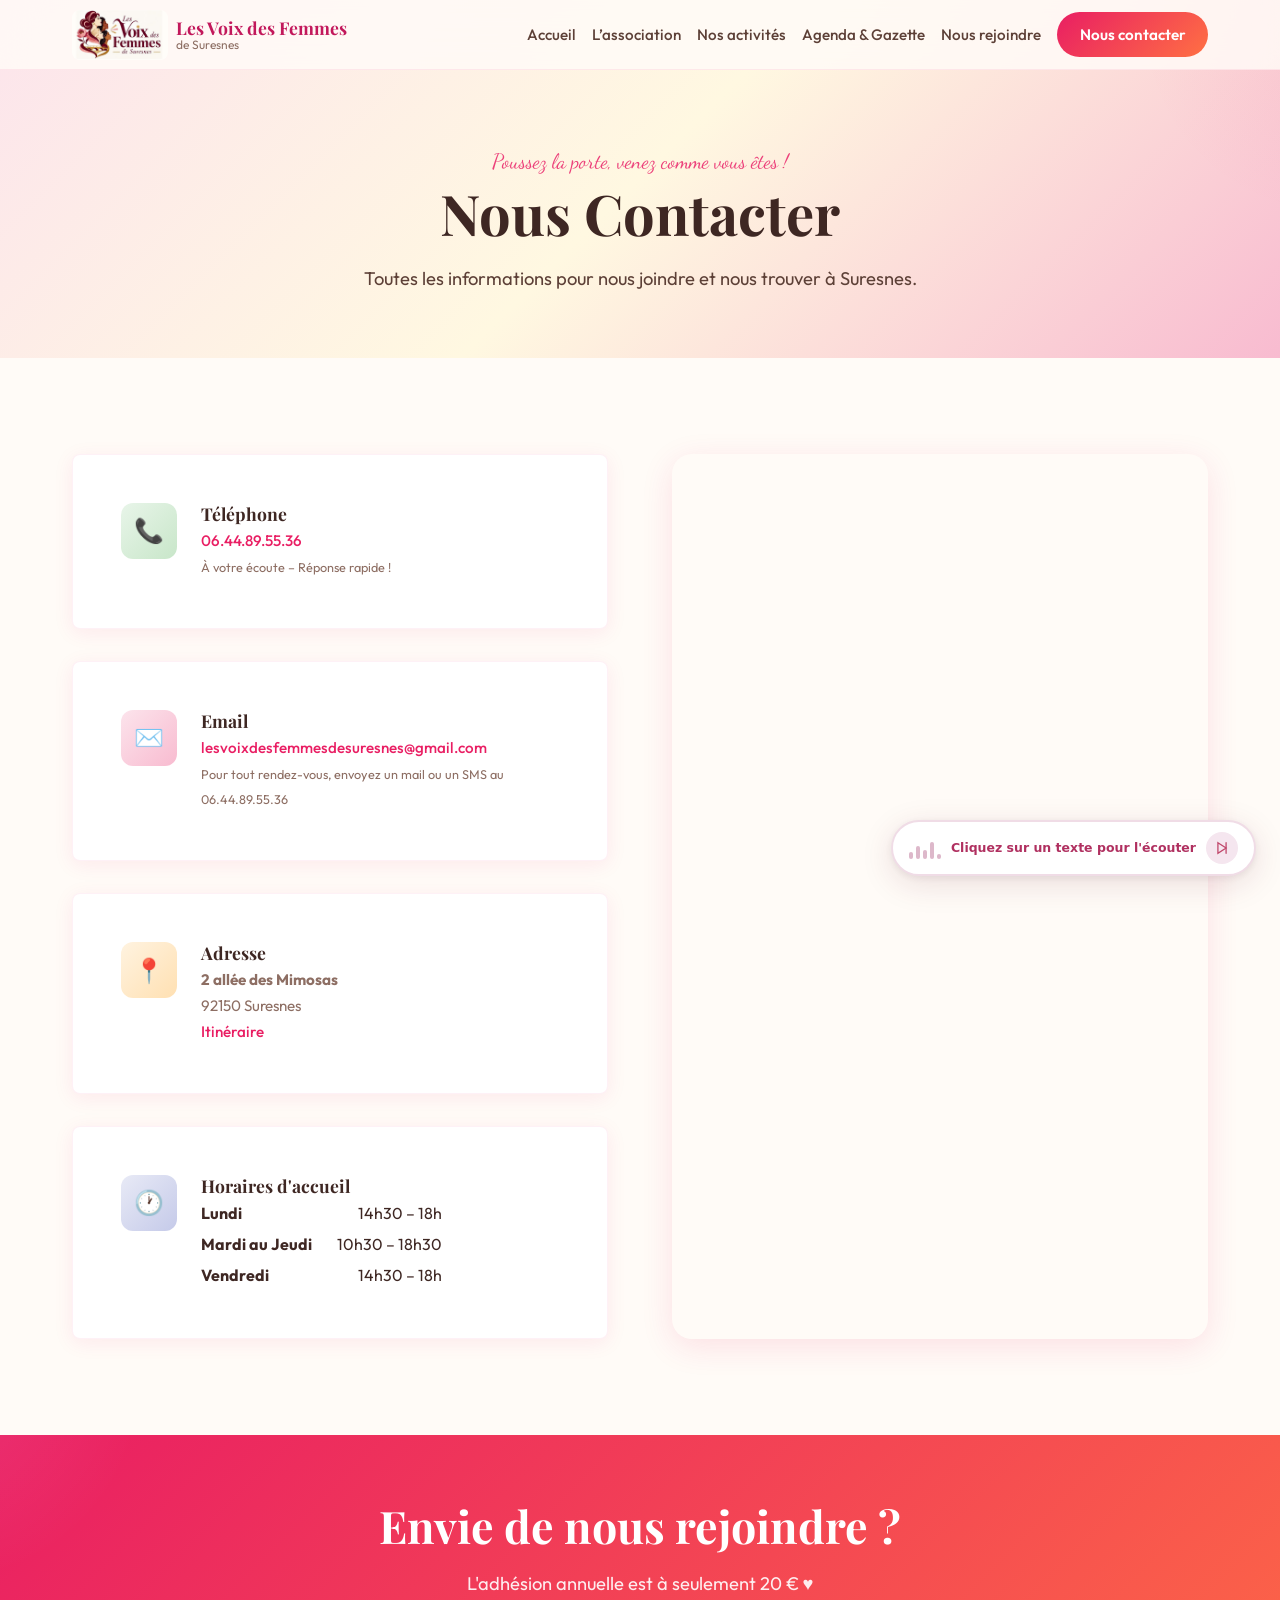
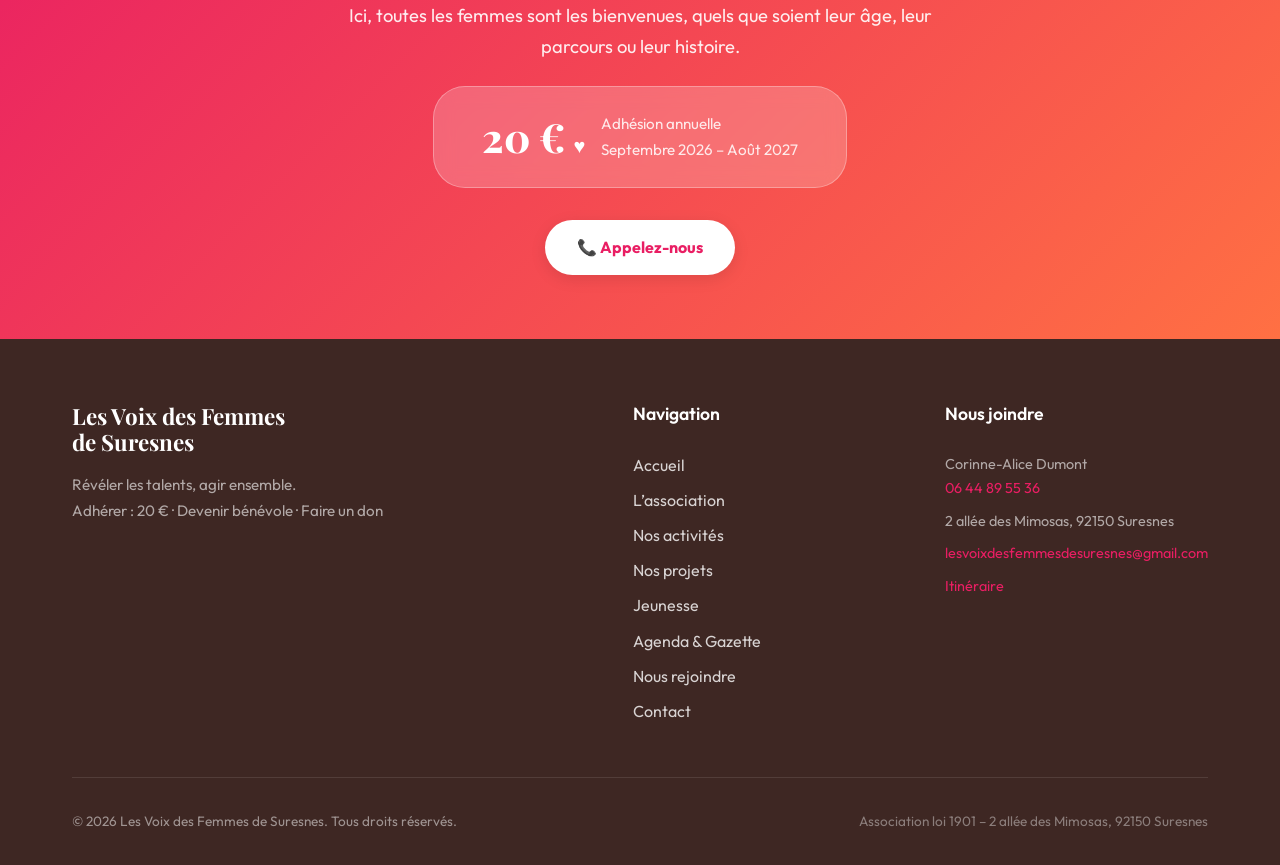
<file: siteweb/contact.html>
<!DOCTYPE html>
<html lang="fr">
<head>
    <meta charset="UTF-8">
    <meta name="viewport" content="width=device-width, initial-scale=1.0">
    <meta name="description" content="Contactez Les Voix des Femmes de Suresnes - Téléphone, email, adresse et horaires d'accueil. 2 allée des Mimosas, 92150 Suresnes.">
    <meta name="keywords" content="contact, Les Voix des Femmes, Suresnes, adresse, horaires, téléphone">
    <title>Contact - Les Voix des Femmes de Suresnes</title>
    <link rel="stylesheet" href="styles.css">
</head>
<body>

    <!-- ═══════════════ NAVIGATION ═══════════════ -->
        <nav class="navbar" id="navbar">
        <div class="nav-container">
            <a href="index.html" class="nav-logo">
                <img src="images/logo_voix_des_femmes.png" alt="Logo Les Voix des Femmes de Suresnes">
                <div class="nav-logo-text">Les Voix des Femmes <span>de Suresnes</span></div>
            </a>
            <div class="nav-links" id="nav-links">
                <a href="index.html">Accueil</a>
                <a href="association.html">L’association</a>
                <a href="activites.html">Nos activités</a>
                <a href="agenda.html">Agenda & Gazette</a>
                <a href="rejoindre.html">Nous rejoindre</a>
                <a href="contact.html" class="nav-cta active">Nous contacter</a>
            </div>
            <button class="nav-toggle" id="nav-toggle" aria-label="Menu de navigation"><span></span><span></span><span></span></button>
        </div>
    </nav>

    <!-- ═══════════════ PAGE HEADER ═══════════════ -->
    <section class="page-header" id="contact-header">
        <div class="container">
            <span class="section-subtitle">Poussez la porte, venez comme vous êtes !</span>
            <h1>Nous Contacter</h1>
            <p>Toutes les informations pour nous joindre et nous trouver à Suresnes.</p>
        </div>
    </section>

    <!-- ═══════════════ CONTACT SECTION ═══════════════ -->
    <section class="contact-section" id="contact-info">
        <div class="container">
            <div class="contact-grid">
                <!-- Contact Information -->
                <div class="contact-info-cards">
                    <div class="contact-card fade-in stagger-1" id="card-phone">
                        <div aria-hidden="true" class="contact-card-icon phone">📞</div>
                        <div>
                            <h4>Téléphone</h4>
                            <p>
                                <a href="tel:0644895536">06.44.89.55.36</a><br>
                                <small style="color: var(--text-light);">À votre écoute – Réponse rapide !</small>
                            </p>
                        </div>
                    </div>

                    <div class="contact-card fade-in stagger-2" id="card-email">
                        <div aria-hidden="true" class="contact-card-icon email">✉️</div>
                        <div>
                            <h4>Email</h4>
                            <p>
                                <a href="mailto:lesvoixdesfemmesdesuresnes@gmail.com">lesvoixdesfemmesdesuresnes@gmail.com</a><br>
                                <small style="color: var(--text-light);">Pour tout rendez-vous, envoyez un mail ou un SMS au 06.44.89.55.36</small>
                            </p>
                        </div>
                    </div>

                    <div class="contact-card fade-in stagger-3" id="card-address">
                        <div aria-hidden="true" class="contact-card-icon address">📍</div>
                        <div>
                            <h4>Adresse</h4>
                            <p>
                                <strong>2 allée des Mimosas</strong><br>
                                92150 Suresnes<br>
                                <a href="https://www.google.com/maps/dir/?api=1&destination=2+all%C3%A9e+des+Mimosas+92150+Suresnes" target="_blank" rel="noopener">Itinéraire</a>
                            </p>
                        </div>
                    </div>

                    <div class="contact-card fade-in stagger-4" id="card-hours">
                        <div aria-hidden="true" class="contact-card-icon hours">🕐</div>
                        <div>
                            <h4>Horaires d'accueil</h4>
                            <div class="hours-list">
                                <div class="day">
                                    <strong>Lundi</strong>
                                    <span>14h30 – 18h</span>
                                </div>
                                <div class="day">
                                    <strong>Mardi au Jeudi</strong>
                                    <span>10h30 – 18h30</span>
                                </div>
                                <div class="day">
                                    <strong>Vendredi</strong>
                                    <span>14h30 – 18h</span>
                                </div>
                            </div>
                        </div>
                    </div>
                </div>

                <!-- Map -->
                <div class="map-container fade-in" id="map-container">
                    <iframe
                        src="https://www.google.com/maps?q=2+all%C3%A9e+des+Mimosas,+92150+Suresnes&output=embed"
                        allowfullscreen=""
                        loading="lazy"
                        referrerpolicy="no-referrer-when-downgrade"
                        title="Localisation de l'association - 2 allée des Mimosas, 92150 Suresnes">
                    </iframe>
                </div>
            </div>
        </div>
    </section>

    <!-- ═══════════════ ADHESION BANNER ═══════════════ -->
    <section class="adhesion-banner" id="adhesion-contact">
        <div class="container adhesion-content">
            <h2>Envie de nous rejoindre ?</h2>
            <p>
                L'adhésion annuelle est à seulement 20 € ♥<br>
                Ici, toutes les femmes sont les bienvenues, quels que soient leur âge, leur parcours ou leur histoire.
            </p>
            <div class="adhesion-price">
                <span class="price-amount">20 € <span style="font-size: 0.5em;">♥</span></span>
                <span class="price-period">Adhésion annuelle<br>Septembre 2026 – Août 2027</span>
            </div>
            <br>
            <a href="tel:0644895536" class="btn btn-white" id="cta-call">📞 Appelez-nous</a>
        </div>
    </section>

    <!-- ═══════════════ FOOTER ═══════════════ -->
    <footer class="footer">
        <div class="container">
            <div class="footer-grid">
                <div class="footer-brand">
                    <h3>Les Voix des Femmes <br>de Suresnes</h3>
                    <p>Révéler les talents, agir ensemble.<br>Adhérer : 20 € · <a href="rejoindre.html#benevole">Devenir bénévole</a> · <a href="rejoindre.html#don">Faire un don</a></p>
                </div>
                <div class="footer-links">
                    <h4>Navigation</h4>
                    <a href="index.html">Accueil</a>
                    <a href="association.html">L’association</a>
                    <a href="activites.html">Nos activités</a>
                    <a href="projets.html">Nos projets</a>
                    <a href="jeunesse.html">Jeunesse</a>
                    <a href="agenda.html">Agenda &amp; Gazette</a>
                    <a href="rejoindre.html">Nous rejoindre</a>
                    <a href="contact.html">Contact</a>
                </div>
                <div class="footer-hours">
                    <h4>Nous joindre</h4>
                    <p>Corinne-Alice Dumont<br><a href="tel:0644895536">06 44 89 55 36</a></p>
                    <p>2 allée des Mimosas, 92150 Suresnes</p>
                    <p><a href="mailto:lesvoixdesfemmesdesuresnes@gmail.com">lesvoixdesfemmesdesuresnes@gmail.com</a></p>
                    <p><a href="https://www.google.com/maps/dir/?api=1&destination=2+all%C3%A9e+des+Mimosas+92150+Suresnes" target="_blank" rel="noopener">Itinéraire</a></p>
                </div>
            </div>
            <div class="footer-bottom">
                <p>&copy; 2026 Les Voix des Femmes de Suresnes. Tous droits réservés.</p>
                <p class="legal-text">Association loi 1901 – 2 allée des Mimosas, 92150 Suresnes</p>
            </div>
        </div>
    </footer>
    <script src="voice-reader.js"></script>
    <script src="site.js"></script>
</body>
</html>
</file>
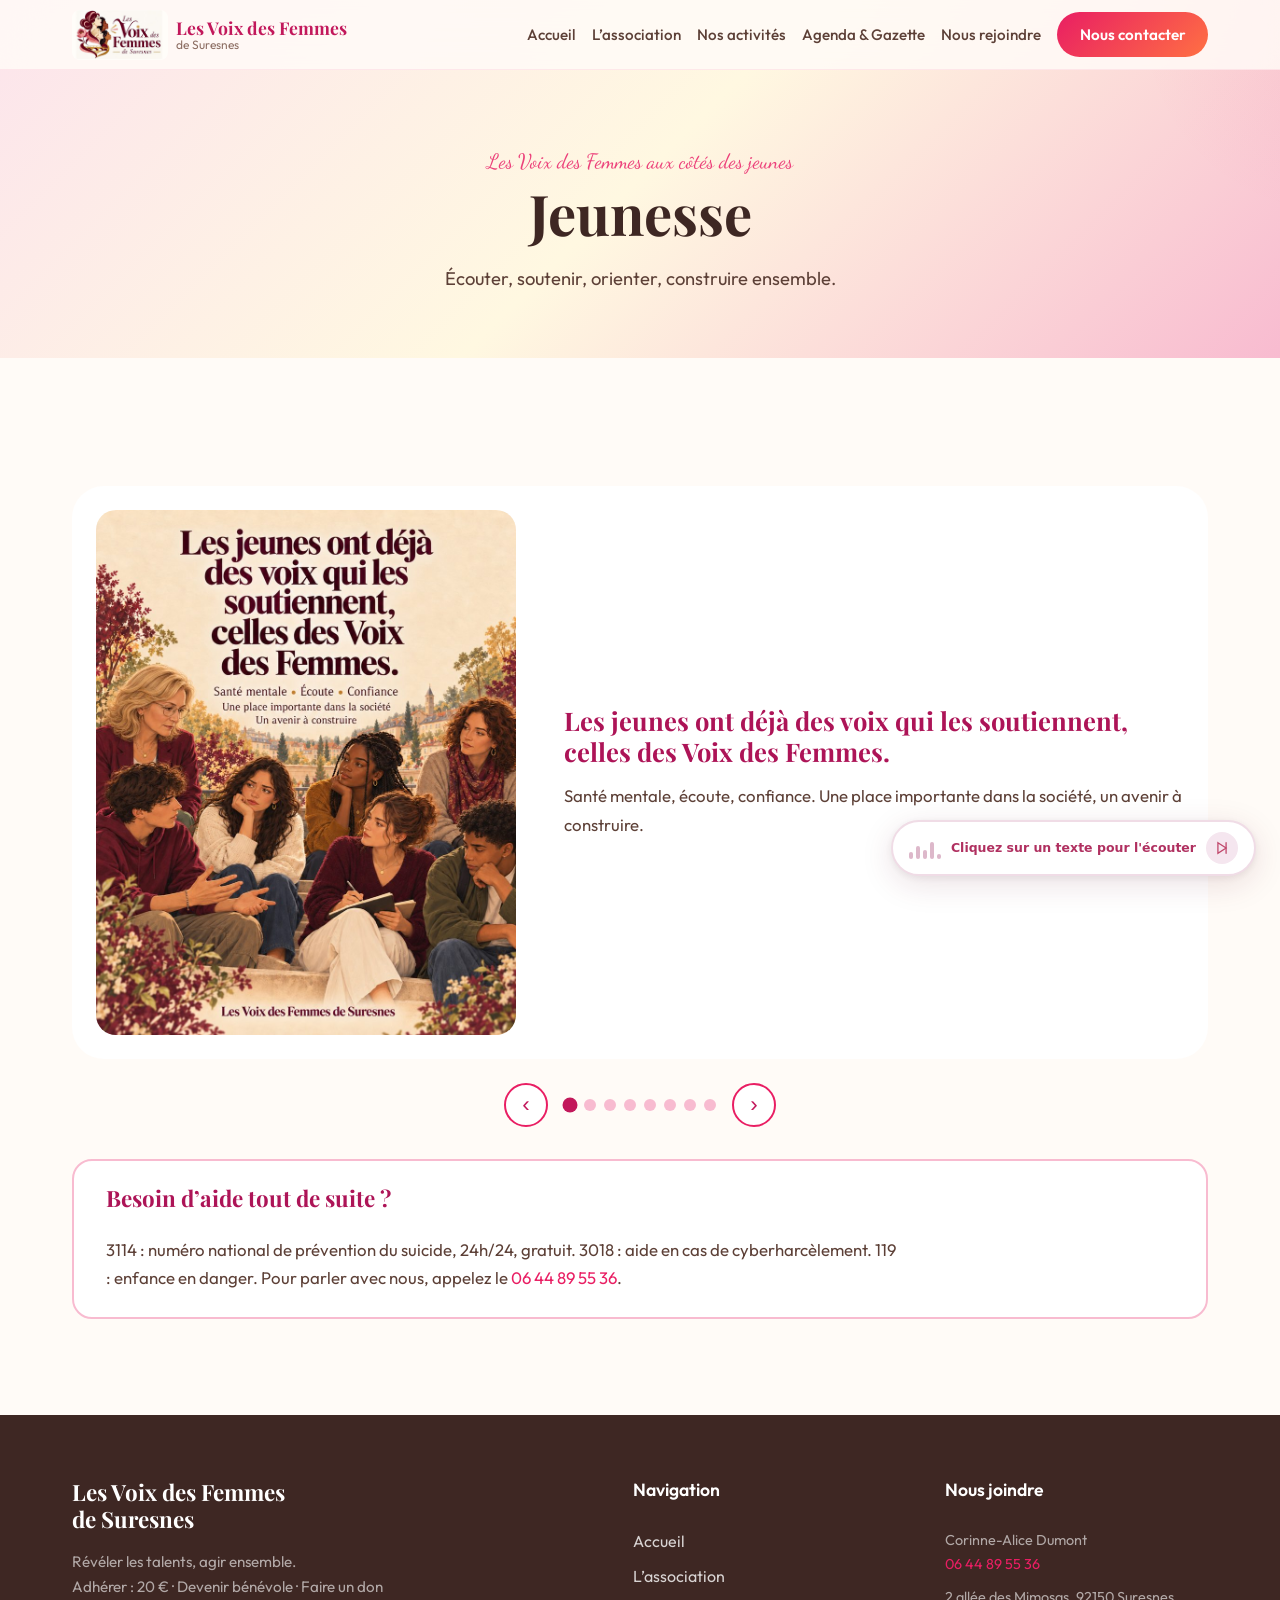
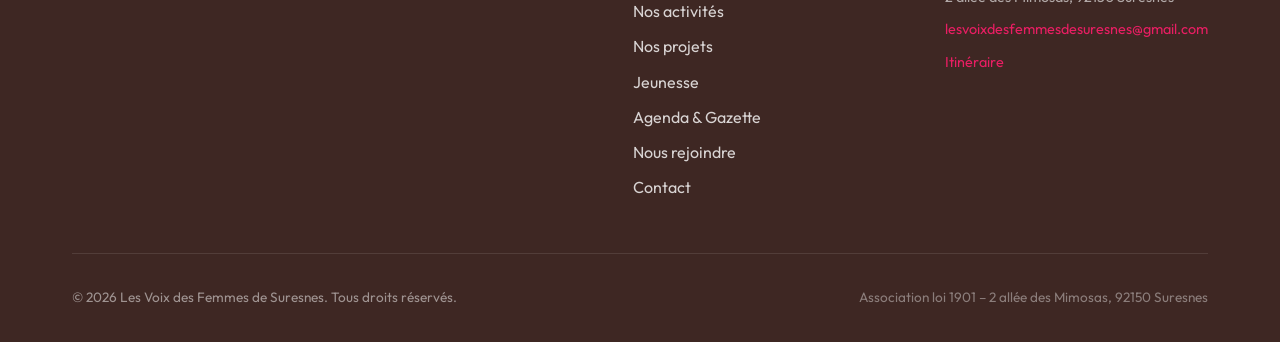
<file: siteweb/jeunesse.html>
<!DOCTYPE html>
<html lang="fr">
<head>
    <meta charset="UTF-8">
    <meta name="viewport" content="width=device-width, initial-scale=1.0">
    <meta name="description" content="Le projet Jeunesse des Voix des Femmes de Suresnes : écoute, santé mentale, harcèlement, confiance.">
    <title>Jeunesse - Les Voix des Femmes de Suresnes</title>
    <link rel="stylesheet" href="styles.css">
</head>
<body>
    <nav class="navbar" id="navbar">
        <div class="nav-container">
            <a href="index.html" class="nav-logo">
                <img src="images/logo_voix_des_femmes.png" alt="Logo Les Voix des Femmes de Suresnes">
                <div class="nav-logo-text">Les Voix des Femmes <span>de Suresnes</span></div>
            </a>
            <div class="nav-links" id="nav-links">
                <a href="index.html">Accueil</a>
                <a href="association.html">L’association</a>
                <a href="activites.html">Nos activités</a>
                <a href="agenda.html">Agenda & Gazette</a>
                <a href="rejoindre.html">Nous rejoindre</a>
                <a href="contact.html" class="nav-cta">Nous contacter</a>
            </div>
            <button class="nav-toggle" id="nav-toggle" aria-label="Menu de navigation"><span></span><span></span><span></span></button>
        </div>
    </nav>
    <section class="page-header">
        <div class="container">
            <span class="section-subtitle">Les Voix des Femmes aux côtés des jeunes</span>
            <h1>Jeunesse</h1>
            <p>Écouter, soutenir, orienter, construire ensemble.</p>
        </div>
    </section>
    <section class="block"><div class="container">
        <div class="carousel" data-carousel role="region" aria-roledescription="carrousel" aria-label="Projet Jeunesse">
            <div class="car-track">
            <figure class="car-slide" role="group" aria-roledescription="diapositive" aria-label="1 sur 8">
                <img src="images/jeunesse-1.jpg" alt="Des jeunes et des bénévoles discutent assis sur des marches" loading="eager">
                <figcaption class="slide-caption"><h3>Les jeunes ont déjà des voix qui les soutiennent, celles des Voix des Femmes.</h3><p>Santé mentale, écoute, confiance. Une place importante dans la société, un avenir à construire.</p></figcaption>
            </figure>
            <figure class="car-slide" role="group" aria-roledescription="diapositive" aria-label="2 sur 8">
                <img src="images/jeunesse-2.jpg" alt="Des jeunes écoutés par deux bénévoles" loading="lazy">
                <figcaption class="slide-caption"><h3>Derrière le silence, parfois, une grande inquiétude.</h3><p>Pression scolaire, solitude, difficultés financières, peur de l’avenir. Les Voix des Femmes veulent ouvrir un espace d’écoute.</p></figcaption>
            </figure>
            <figure class="car-slide" role="group" aria-roledescription="diapositive" aria-label="3 sur 8">
                <img src="images/jeunesse-3.jpg" alt="Des collégiens et des bénévoles assis sur un banc dans un gymnase" loading="lazy">
                <figcaption class="slide-caption"><h3>Au collège aussi, leur parole compte.</h3><p>Harcèlement, solitude, pression scolaire, peur du regard des autres. Écouter. Prendre leur parole au sérieux. Accompagner.</p></figcaption>
            </figure>
            <figure class="car-slide" role="group" aria-roledescription="diapositive" aria-label="4 sur 8">
                <img src="images/jeunesse-4.jpg" alt="Deux bénévoles écoutent deux jeunes autour d’une table" loading="lazy">
                <figcaption class="slide-caption"><h3>Le harcèlement ne s’arrête pas toujours à la sortie de l’école.</h3><p>Harcèlement scolaire, cyberharcèlement. Prendre leur parole au sérieux. Soutenir. Orienter.</p></figcaption>
            </figure>
            <figure class="car-slide" role="group" aria-roledescription="diapositive" aria-label="5 sur 8">
                <img src="images/jeunesse-5.jpg" alt="Un groupe autour d’une table ronde" loading="lazy">
                <figcaption class="slide-caption"><h3>Votre parole compte. Vos rêves aussi.</h3><p>Notre rencontre proposée : Libre de parler. Qu’est-ce qui vous inquiète ? De quoi avez-vous besoin ? Qu’aimeriez-vous construire ? Parler, écrire ou simplement écouter.</p></figcaption>
            </figure>
            <figure class="car-slide" role="group" aria-roledescription="diapositive" aria-label="6 sur 8">
                <img src="images/jeunesse-6.jpg" alt="Un groupe réuni dans un salon chaleureux" loading="lazy">
                <figcaption class="slide-caption"><h3>La santé mentale, parlons-en sans tabou.</h3><p>Avec des intervenants qualifiés : comprendre les signes de détresse, connaître les ressources d’aide, faciliter l’orientation.</p></figcaption>
            </figure>
            <figure class="car-slide" role="group" aria-roledescription="diapositive" aria-label="7 sur 8">
                <img src="images/jeunesse-7.jpg" alt="Des jeunes et des bénévoles travaillent sur un projet devant un lycée" loading="lazy">
                <figcaption class="slide-caption"><h3>Construire avec vous. Vous faire confiance.</h3><p>Des ateliers ouverts aux jeunes, des projets construits ensemble, un engagement citoyen encouragé.</p></figcaption>
            </figure>
            <figure class="car-slide" role="group" aria-roledescription="diapositive" aria-label="8 sur 8">
                <img src="images/jeunesse-8.jpg" alt="Illustration imaginaire d’une cérémonie de remise de label" loading="lazy">
                <figcaption class="slide-caption"><h3>Et demain ? Suresnes, ville amie de la jeunesse.</h3><p>L’ambition d’un label Or : un label local à construire avec les jeunes. Il s’agit d’un projet imaginé pour l’avenir : ce label n’est pas obtenu et les élus représentés sur l’illustration sont fictifs.</p></figcaption>
            </figure>
            </div>
            <div class="car-ctrl">
                <button class="car-btn" data-prev type="button" aria-label="Image précédente">‹</button>
                <div class="car-dots"></div>
                <button class="car-btn" data-next type="button" aria-label="Image suivante">›</button>
            </div>
        </div>
        <div class="help-box">
            <h2 style="font-size:1.4rem">Besoin d’aide tout de suite ?</h2>
            <p>3114 : numéro national de prévention du suicide, 24h/24, gratuit. 3018 : aide en cas de cyberharcèlement. 119 : enfance en danger. Pour parler avec nous, appelez le <a href="tel:0644895536">06 44 89 55 36</a>.</p>
        </div>
    </div></section>
    <footer class="footer">
        <div class="container">
            <div class="footer-grid">
                <div class="footer-brand">
                    <h3>Les Voix des Femmes <br>de Suresnes</h3>
                    <p>Révéler les talents, agir ensemble.<br>Adhérer : 20 € · <a href="rejoindre.html#benevole">Devenir bénévole</a> · <a href="rejoindre.html#don">Faire un don</a></p>
                </div>
                <div class="footer-links">
                    <h4>Navigation</h4>
                    <a href="index.html">Accueil</a>
                    <a href="association.html">L’association</a>
                    <a href="activites.html">Nos activités</a>
                    <a href="projets.html">Nos projets</a>
                    <a href="jeunesse.html">Jeunesse</a>
                    <a href="agenda.html">Agenda &amp; Gazette</a>
                    <a href="rejoindre.html">Nous rejoindre</a>
                    <a href="contact.html">Contact</a>
                </div>
                <div class="footer-hours">
                    <h4>Nous joindre</h4>
                    <p>Corinne-Alice Dumont<br><a href="tel:0644895536">06 44 89 55 36</a></p>
                    <p>2 allée des Mimosas, 92150 Suresnes</p>
                    <p><a href="mailto:lesvoixdesfemmesdesuresnes@gmail.com">lesvoixdesfemmesdesuresnes@gmail.com</a></p>
                    <p><a href="https://www.google.com/maps/dir/?api=1&destination=2+all%C3%A9e+des+Mimosas+92150+Suresnes" target="_blank" rel="noopener">Itinéraire</a></p>
                </div>
            </div>
            <div class="footer-bottom">
                <p>&copy; 2026 Les Voix des Femmes de Suresnes. Tous droits réservés.</p>
                <p class="legal-text">Association loi 1901 – 2 allée des Mimosas, 92150 Suresnes</p>
            </div>
        </div>
    </footer>
    <script src="voice-reader.js"></script>
    <script src="site.js"></script>
</body>
</html>
</file>
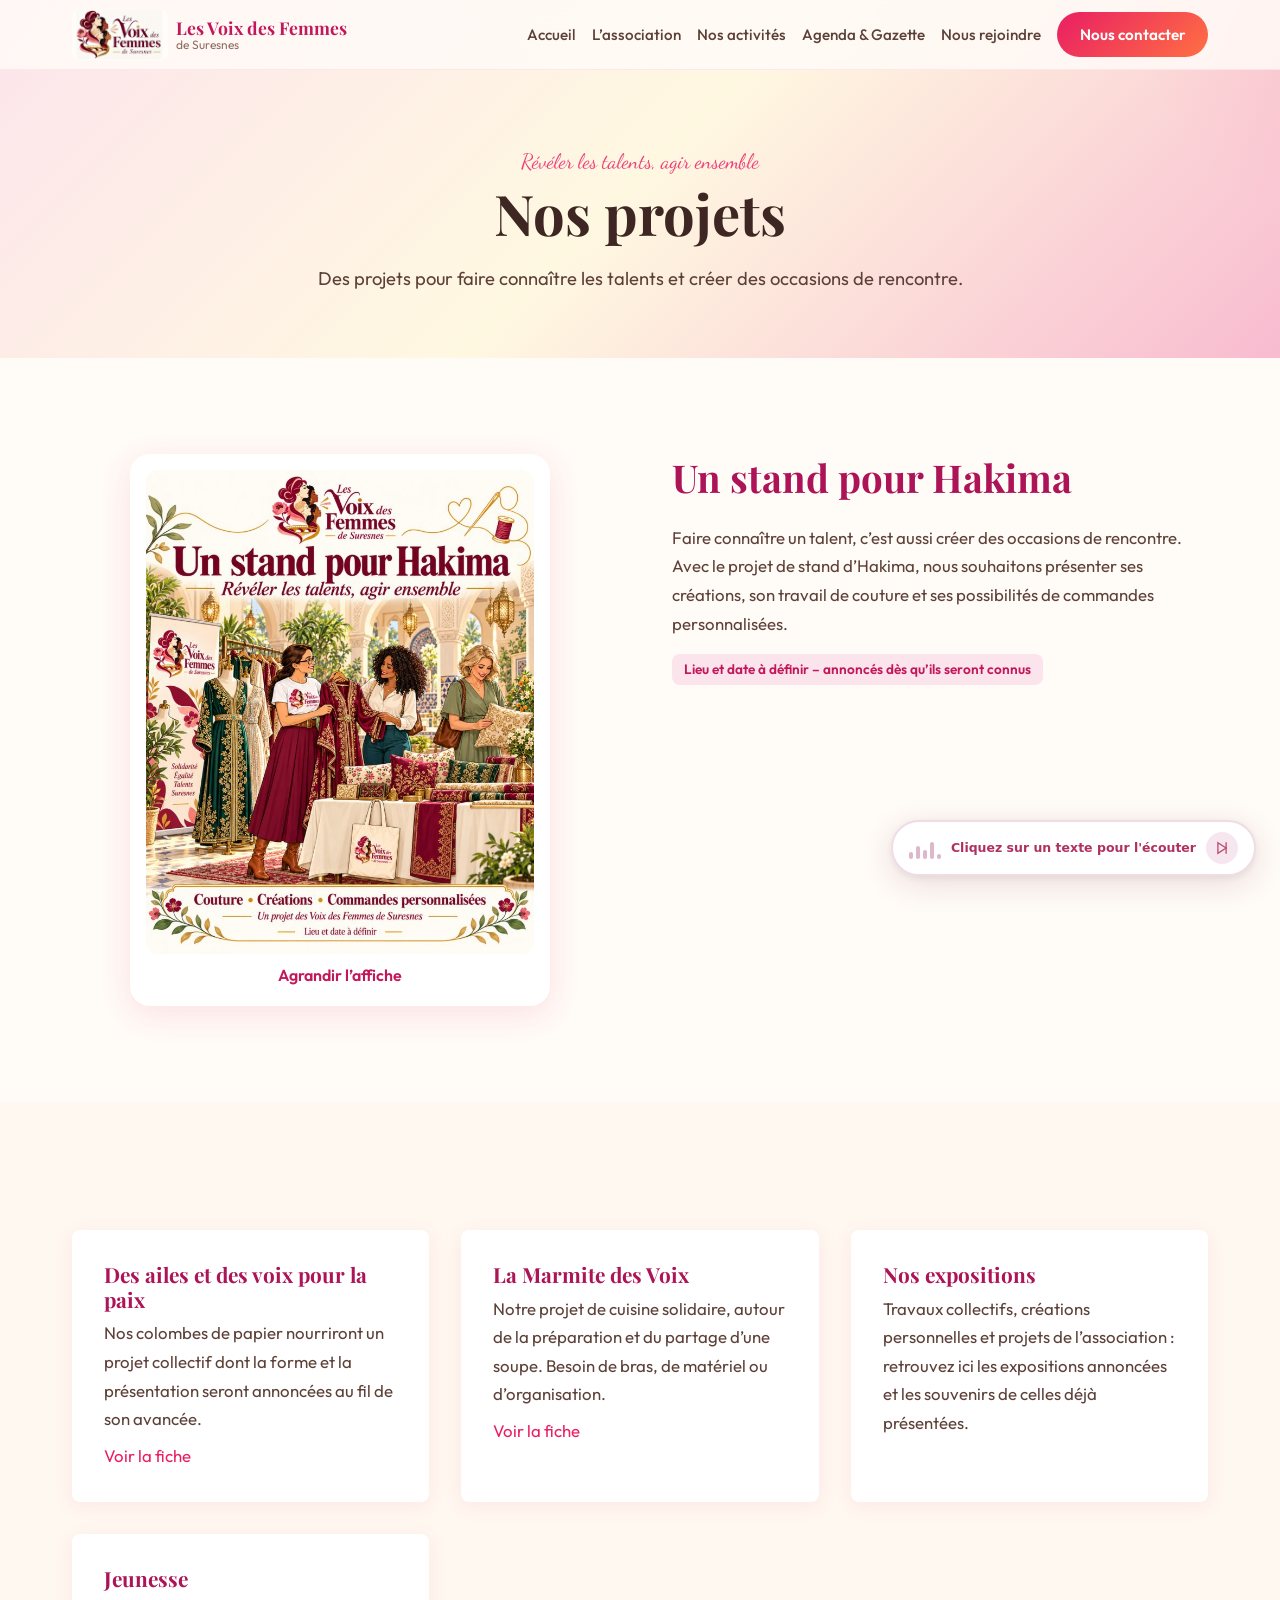
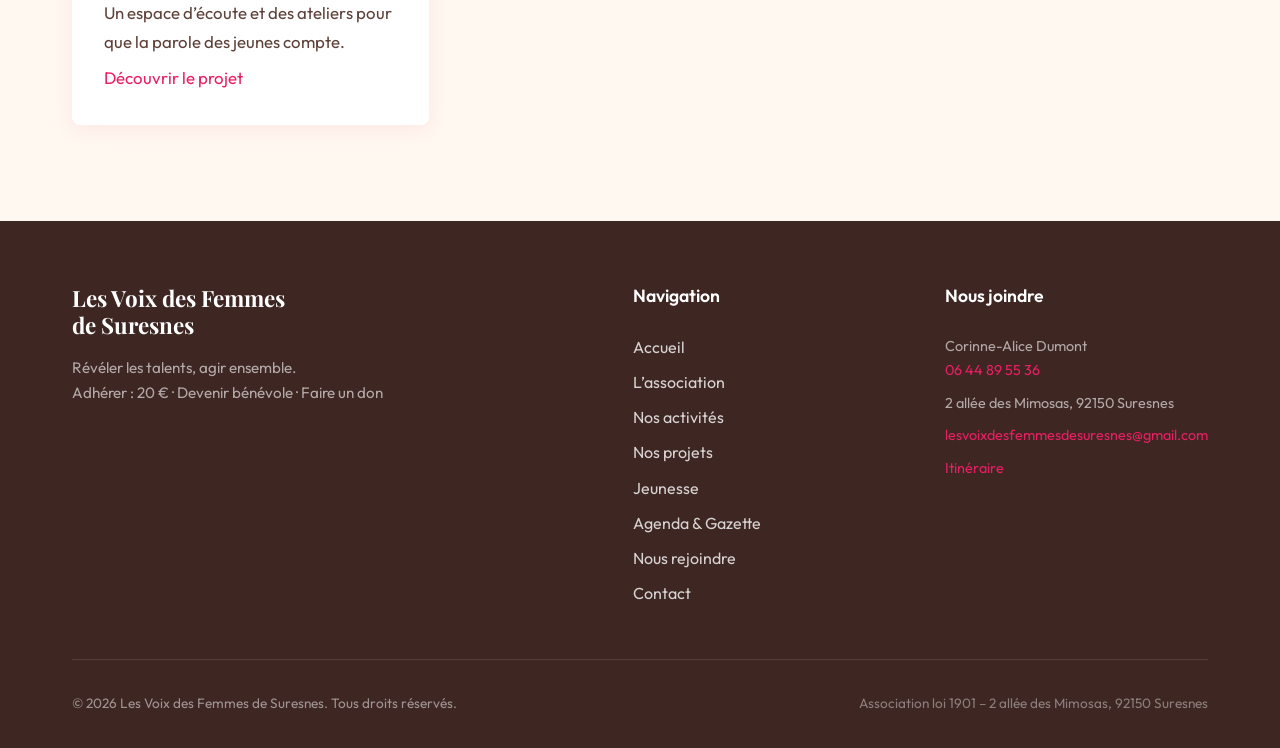
<file: siteweb/projets.html>
<!DOCTYPE html>
<html lang="fr">
<head>
    <meta charset="UTF-8">
    <meta name="viewport" content="width=device-width, initial-scale=1.0">
    <meta name="description" content="Le stand d’Hakima, la Marmite des Voix, les colombes pour la paix et les expositions des Voix des Femmes de Suresnes.">
    <title>Nos projets - Les Voix des Femmes de Suresnes</title>
    <link rel="stylesheet" href="styles.css">
</head>
<body>
    <nav class="navbar" id="navbar">
        <div class="nav-container">
            <a href="index.html" class="nav-logo">
                <img src="images/logo_voix_des_femmes.png" alt="Logo Les Voix des Femmes de Suresnes">
                <div class="nav-logo-text">Les Voix des Femmes <span>de Suresnes</span></div>
            </a>
            <div class="nav-links" id="nav-links">
                <a href="index.html">Accueil</a>
                <a href="association.html">L’association</a>
                <a href="activites.html">Nos activités</a>
                <a href="agenda.html">Agenda & Gazette</a>
                <a href="rejoindre.html">Nous rejoindre</a>
                <a href="contact.html" class="nav-cta">Nous contacter</a>
            </div>
            <button class="nav-toggle" id="nav-toggle" aria-label="Menu de navigation"><span></span><span></span><span></span></button>
        </div>
    </nav>
    <section class="page-header">
        <div class="container">
            <span class="section-subtitle">Révéler les talents, agir ensemble</span>
            <h1>Nos projets</h1>
            <p>Des projets pour faire connaître les talents et créer des occasions de rencontre.</p>
        </div>
    </section>
    <section class="block"><div class="container split top">
        <div class="poster-card fade-in">
            <img src="images/stand-hakima.jpg" alt="Affiche : Un stand pour Hakima – couture, créations, commandes personnalisées">
            <a href="images/stand-hakima.jpg" target="_blank" rel="noopener">Agrandir l’affiche</a>
        </div>
        <div>
            <h2>Un stand pour Hakima</h2>
            <p>Faire connaître un talent, c’est aussi créer des occasions de rencontre. Avec le projet de stand d’Hakima, nous souhaitons présenter ses créations, son travail de couture et ses possibilités de commandes personnalisées.</p>
            <p><span class="statut">Lieu et date à définir – annoncés dès qu’ils seront connus</span></p>
        </div>
    </div></section>
    <section class="block alt"><div class="container"><div class="fiches">
        <article class="fiche"><h3>Des ailes et des voix pour la paix</h3><p>Nos colombes de papier nourriront un projet collectif dont la forme et la présentation seront annoncées au fil de son avancée.</p><p><a href="activites.html#creer">Voir la fiche</a></p></article>
        <article class="fiche"><h3>La Marmite des Voix</h3><p>Notre projet de cuisine solidaire, autour de la préparation et du partage d’une soupe. Besoin de bras, de matériel ou d’organisation.</p><p><a href="activites.html#partager">Voir la fiche</a></p></article>
        <article class="fiche"><h3>Nos expositions</h3><p>Travaux collectifs, créations personnelles et projets de l’association : retrouvez ici les expositions annoncées et les souvenirs de celles déjà présentées.</p></article>
        <article class="fiche"><h3>Jeunesse</h3><p>Un espace d’écoute et des ateliers pour que la parole des jeunes compte.</p><p><a href="jeunesse.html">Découvrir le projet</a></p></article>
    </div></div></section>
    <footer class="footer">
        <div class="container">
            <div class="footer-grid">
                <div class="footer-brand">
                    <h3>Les Voix des Femmes <br>de Suresnes</h3>
                    <p>Révéler les talents, agir ensemble.<br>Adhérer : 20 € · <a href="rejoindre.html#benevole">Devenir bénévole</a> · <a href="rejoindre.html#don">Faire un don</a></p>
                </div>
                <div class="footer-links">
                    <h4>Navigation</h4>
                    <a href="index.html">Accueil</a>
                    <a href="association.html">L’association</a>
                    <a href="activites.html">Nos activités</a>
                    <a href="projets.html">Nos projets</a>
                    <a href="jeunesse.html">Jeunesse</a>
                    <a href="agenda.html">Agenda &amp; Gazette</a>
                    <a href="rejoindre.html">Nous rejoindre</a>
                    <a href="contact.html">Contact</a>
                </div>
                <div class="footer-hours">
                    <h4>Nous joindre</h4>
                    <p>Corinne-Alice Dumont<br><a href="tel:0644895536">06 44 89 55 36</a></p>
                    <p>2 allée des Mimosas, 92150 Suresnes</p>
                    <p><a href="mailto:lesvoixdesfemmesdesuresnes@gmail.com">lesvoixdesfemmesdesuresnes@gmail.com</a></p>
                    <p><a href="https://www.google.com/maps/dir/?api=1&destination=2+all%C3%A9e+des+Mimosas+92150+Suresnes" target="_blank" rel="noopener">Itinéraire</a></p>
                </div>
            </div>
            <div class="footer-bottom">
                <p>&copy; 2026 Les Voix des Femmes de Suresnes. Tous droits réservés.</p>
                <p class="legal-text">Association loi 1901 – 2 allée des Mimosas, 92150 Suresnes</p>
            </div>
        </div>
    </footer>
    <script src="voice-reader.js"></script>
    <script src="site.js"></script>
</body>
</html>
</file>
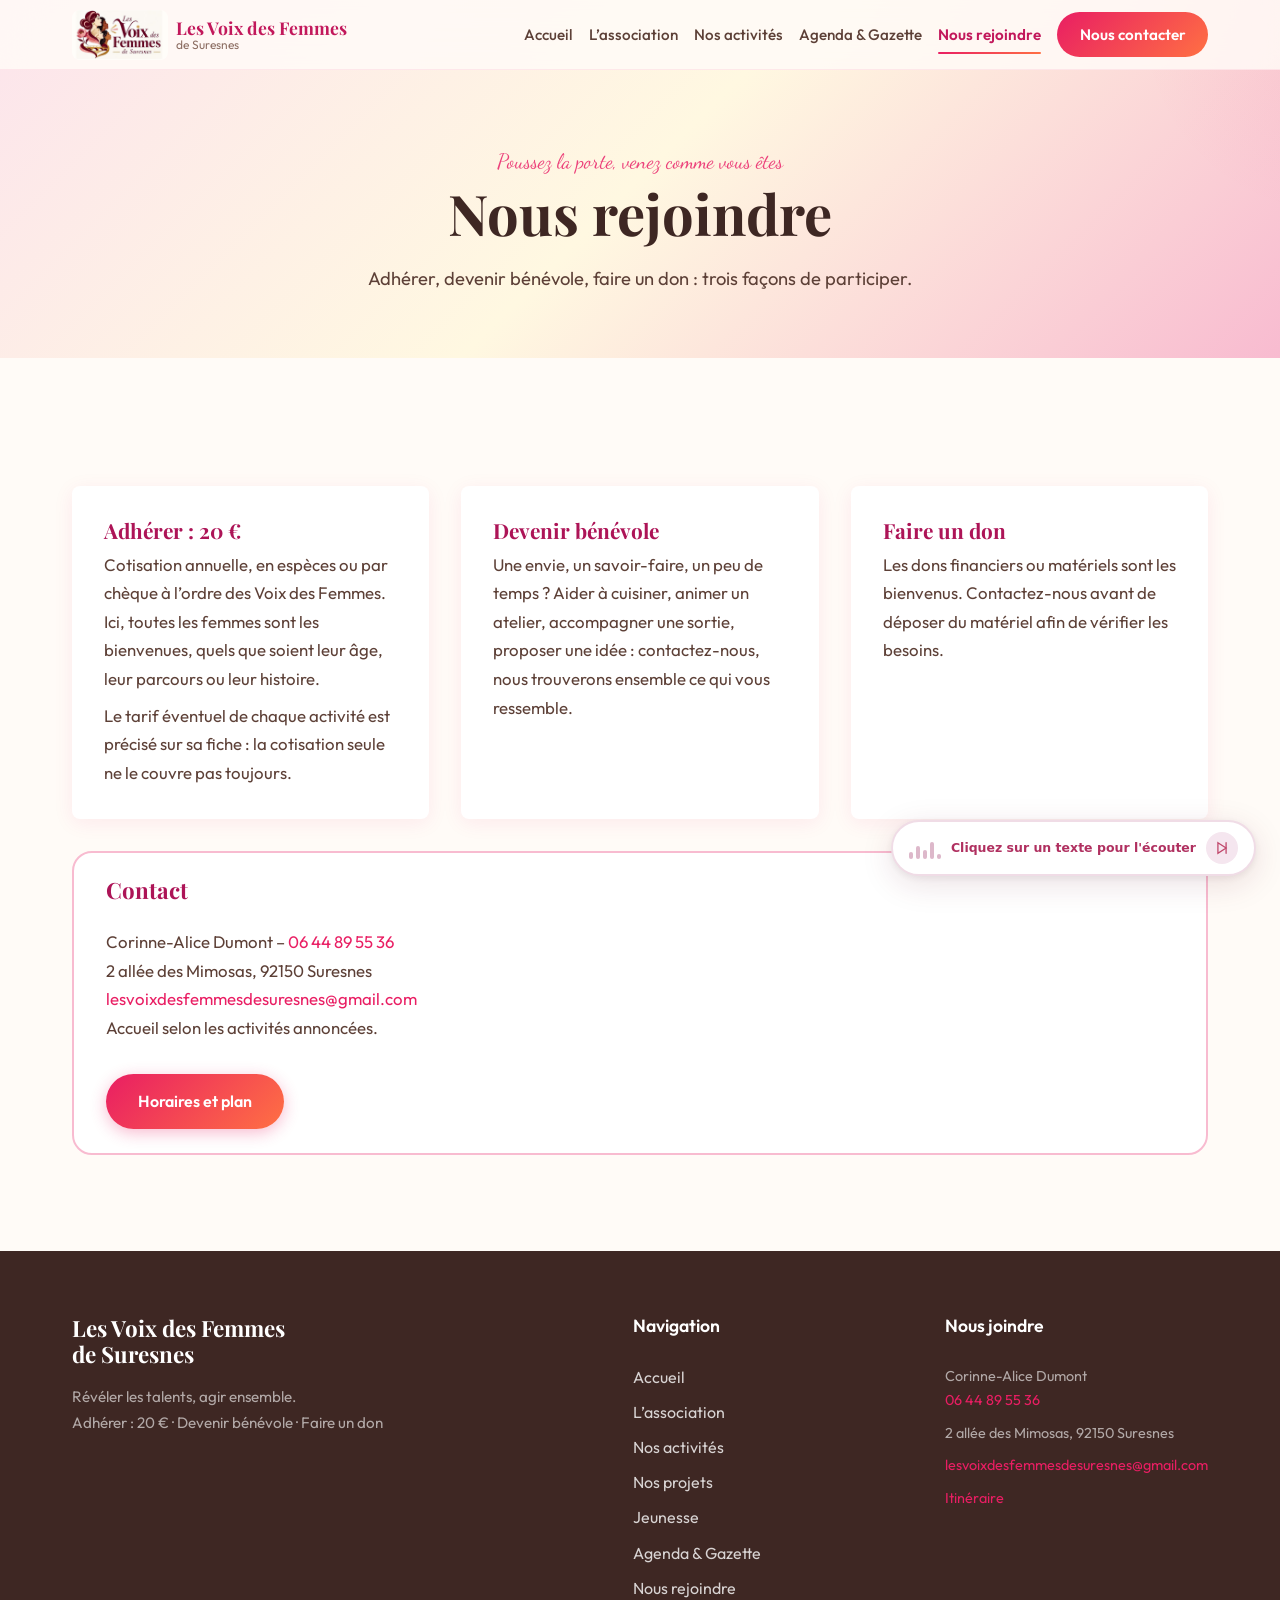
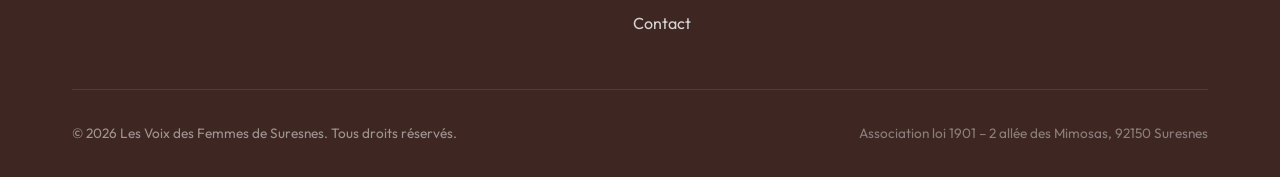
<file: siteweb/rejoindre.html>
<!DOCTYPE html>
<html lang="fr">
<head>
    <meta charset="UTF-8">
    <meta name="viewport" content="width=device-width, initial-scale=1.0">
    <meta name="description" content="Adhérer pour 20 €, devenir bénévole ou faire un don aux Voix des Femmes de Suresnes.">
    <title>Nous rejoindre - Les Voix des Femmes de Suresnes</title>
    <link rel="stylesheet" href="styles.css">
</head>
<body>
    <nav class="navbar" id="navbar">
        <div class="nav-container">
            <a href="index.html" class="nav-logo">
                <img src="images/logo_voix_des_femmes.png" alt="Logo Les Voix des Femmes de Suresnes">
                <div class="nav-logo-text">Les Voix des Femmes <span>de Suresnes</span></div>
            </a>
            <div class="nav-links" id="nav-links">
                <a href="index.html">Accueil</a>
                <a href="association.html">L’association</a>
                <a href="activites.html">Nos activités</a>
                <a href="agenda.html">Agenda & Gazette</a>
                <a href="rejoindre.html" class="active">Nous rejoindre</a>
                <a href="contact.html" class="nav-cta">Nous contacter</a>
            </div>
            <button class="nav-toggle" id="nav-toggle" aria-label="Menu de navigation"><span></span><span></span><span></span></button>
        </div>
    </nav>
    <section class="page-header">
        <div class="container">
            <span class="section-subtitle">Poussez la porte, venez comme vous êtes</span>
            <h1>Nous rejoindre</h1>
            <p>Adhérer, devenir bénévole, faire un don : trois façons de participer.</p>
        </div>
    </section>
    <section class="block"><div class="container"><div class="fiches">
        <article class="fiche" id="adherer"><h3>Adhérer : 20 €</h3><p>Cotisation annuelle, en espèces ou par chèque à l’ordre des Voix des Femmes. Ici, toutes les femmes sont les bienvenues, quels que soient leur âge, leur parcours ou leur histoire.</p><p>Le tarif éventuel de chaque activité est précisé sur sa fiche : la cotisation seule ne le couvre pas toujours.</p></article>
        <article class="fiche" id="benevole"><h3>Devenir bénévole</h3><p>Une envie, un savoir-faire, un peu de temps ? Aider à cuisiner, animer un atelier, accompagner une sortie, proposer une idée : contactez-nous, nous trouverons ensemble ce qui vous ressemble.</p></article>
        <article class="fiche" id="don"><h3>Faire un don</h3><p>Les dons financiers ou matériels sont les bienvenus. Contactez-nous avant de déposer du matériel afin de vérifier les besoins.</p></article>
    </div>
    <div class="help-box"><h2 style="font-size:1.4rem">Contact</h2>
        <p>Corinne-Alice Dumont – <a href="tel:0644895536">06 44 89 55 36</a><br>2 allée des Mimosas, 92150 Suresnes<br><a href="mailto:lesvoixdesfemmesdesuresnes@gmail.com">lesvoixdesfemmesdesuresnes@gmail.com</a><br>Accueil selon les activités annoncées.</p>
        <div class="btn-row"><a href="contact.html" class="btn btn-primary">Horaires et plan</a></div>
        <!-- À COMPLÉTER : identifiant Instagram -->
    </div></div></section>
    <footer class="footer">
        <div class="container">
            <div class="footer-grid">
                <div class="footer-brand">
                    <h3>Les Voix des Femmes <br>de Suresnes</h3>
                    <p>Révéler les talents, agir ensemble.<br>Adhérer : 20 € · <a href="rejoindre.html#benevole">Devenir bénévole</a> · <a href="rejoindre.html#don">Faire un don</a></p>
                </div>
                <div class="footer-links">
                    <h4>Navigation</h4>
                    <a href="index.html">Accueil</a>
                    <a href="association.html">L’association</a>
                    <a href="activites.html">Nos activités</a>
                    <a href="projets.html">Nos projets</a>
                    <a href="jeunesse.html">Jeunesse</a>
                    <a href="agenda.html">Agenda &amp; Gazette</a>
                    <a href="rejoindre.html">Nous rejoindre</a>
                    <a href="contact.html">Contact</a>
                </div>
                <div class="footer-hours">
                    <h4>Nous joindre</h4>
                    <p>Corinne-Alice Dumont<br><a href="tel:0644895536">06 44 89 55 36</a></p>
                    <p>2 allée des Mimosas, 92150 Suresnes</p>
                    <p><a href="mailto:lesvoixdesfemmesdesuresnes@gmail.com">lesvoixdesfemmesdesuresnes@gmail.com</a></p>
                    <p><a href="https://www.google.com/maps/dir/?api=1&destination=2+all%C3%A9e+des+Mimosas+92150+Suresnes" target="_blank" rel="noopener">Itinéraire</a></p>
                </div>
            </div>
            <div class="footer-bottom">
                <p>&copy; 2026 Les Voix des Femmes de Suresnes. Tous droits réservés.</p>
                <p class="legal-text">Association loi 1901 – 2 allée des Mimosas, 92150 Suresnes</p>
            </div>
        </div>
    </footer>
    <script src="voice-reader.js"></script>
    <script src="site.js"></script>
</body>
</html>
</file>
<file: siteweb/styles.css>
/* ============================================
   Les Voix des Femmes de Suresnes
   Design System & Styles
   ============================================ */

@import url('https://fonts.googleapis.com/css2?family=Playfair+Display:ital,wght@0,400;0,600;0,700;0,800;1,400;1,600&family=Outfit:wght@300;400;500;600;700&family=Dancing+Script:wght@400;500;600;700&display=swap');

/* ── CSS Variables ── */
:root {
  /* Brand Colors */
  --rose-deep: #C2185B;
  --rose-primary: #E91E63;
  --rose-medium: #EC407A;
  --rose-light: #F48FB1;
  --rose-pale: #F8BBD0;
  --rose-ghost: #FCE4EC;
  
  --coral: #FF7043;
  --coral-light: #FF8A65;
  --coral-pale: #FFCCBC;
  
  --cream: #FFF8F0;
  --cream-dark: #FFF0E0;
  --warm-white: #FFFBF7;
  
  --magenta: #AD1457;
  --magenta-light: #D81B60;
  
  --green-accent: #66BB6A;
  --green-light: #A5D6A7;
  --green-pale: #E8F5E9;
  
  --text-dark: #3E2723;
  --text-medium: #5D4037;
  --text-light: #8D6E63;
  --text-on-dark: #FFFFFF;
  
  /* Gradients */
  --gradient-hero: linear-gradient(135deg, #FCE4EC 0%, #FFF8E1 50%, #F8BBD0 100%);
  --gradient-rose: linear-gradient(135deg, #E91E63 0%, #FF7043 100%);
  --gradient-warm: linear-gradient(135deg, #FFF8F0 0%, #FCE4EC 100%);
  --gradient-card: linear-gradient(145deg, rgba(255,255,255,0.9) 0%, rgba(252,228,236,0.5) 100%);
  
  /* Shadows */
  --shadow-soft: 0 4px 20px rgba(233, 30, 99, 0.08);
  --shadow-medium: 0 8px 32px rgba(233, 30, 99, 0.12);
  --shadow-strong: 0 12px 48px rgba(233, 30, 99, 0.16);
  --shadow-glow: 0 0 40px rgba(233, 30, 99, 0.15);
  
  /* Typography */
  --font-display: 'Playfair Display', Georgia, serif;
  --font-body: 'Outfit', -apple-system, BlinkMacSystemFont, sans-serif;
  --font-accent: 'Dancing Script', cursive;
  
  /* Spacing */
  --space-xs: 0.25rem;
  --space-sm: 0.5rem;
  --space-md: 1rem;
  --space-lg: 1.5rem;
  --space-xl: 2rem;
  --space-2xl: 3rem;
  --space-3xl: 4rem;
  --space-4xl: 6rem;
  
  /* Border Radius */
  --radius-sm: 8px;
  --radius-md: 12px;
  --radius-lg: 20px;
  --radius-xl: 32px;
  --radius-full: 50%;
  
  /* Transitions */
  --transition-fast: 0.2s cubic-bezier(0.4, 0, 0.2, 1);
  --transition-smooth: 0.4s cubic-bezier(0.4, 0, 0.2, 1);
  --transition-bounce: 0.5s cubic-bezier(0.34, 1.56, 0.64, 1);
}

/* ── Reset & Base ── */
*,
*::before,
*::after {
  box-sizing: border-box;
  margin: 0;
  padding: 0;
}

html {
  scroll-behavior: smooth;
  font-size: 16px;
}

body {
  font-family: var(--font-body);
  color: var(--text-dark);
  background-color: var(--warm-white);
  line-height: 1.7;
  overflow-x: hidden;
  -webkit-font-smoothing: antialiased;
  -moz-osx-font-smoothing: grayscale;
}

img {
  max-width: 100%;
  height: auto;
  display: block;
}

a {
  color: var(--rose-primary);
  text-decoration: none;
  transition: color var(--transition-fast);
}

a:hover {
  color: var(--magenta);
}

ul {
  list-style: none;
}

/* ── Typography ── */
h1, h2, h3, h4 {
  font-family: var(--font-display);
  font-weight: 700;
  line-height: 1.2;
  color: var(--text-dark);
}

h1 { font-size: clamp(2.2rem, 5vw, 3.5rem); }
h2 { font-size: clamp(1.8rem, 4vw, 2.8rem); }
h3 { font-size: clamp(1.3rem, 3vw, 1.8rem); }
h4 { font-size: clamp(1.1rem, 2vw, 1.3rem); }

p {
  font-size: 1.05rem;
  color: var(--text-medium);
  max-width: 72ch;
}

.accent-text {
  font-family: var(--font-accent);
  color: var(--rose-primary);
}

.section-subtitle {
  font-family: var(--font-accent);
  font-size: 1.3rem;
  color: var(--rose-medium);
  margin-bottom: var(--space-sm);
}

.section-title {
  margin-bottom: var(--space-lg);
  position: relative;
}

.section-title::after {
  content: '';
  display: block;
  width: 60px;
  height: 3px;
  background: var(--gradient-rose);
  border-radius: 2px;
  margin-top: var(--space-md);
}

.section-title.center::after {
  margin-left: auto;
  margin-right: auto;
}

/* ── Navigation ── */
.navbar {
  position: fixed;
  top: 0;
  left: 0;
  right: 0;
  z-index: 1000;
  background: rgba(255, 251, 247, 0.85);
  backdrop-filter: blur(20px);
  -webkit-backdrop-filter: blur(20px);
  border-bottom: 1px solid rgba(233, 30, 99, 0.08);
  transition: all var(--transition-smooth);
  padding: 0.6rem 0;
}

.navbar.scrolled {
  background: rgba(255, 251, 247, 0.95);
  box-shadow: var(--shadow-soft);
}

.nav-container {
  max-width: 1200px;
  margin: 0 auto;
  padding: 0 var(--space-xl);
  display: flex;
  align-items: center;
  justify-content: space-between;
}

.nav-logo {
  display: flex;
  align-items: center;
  gap: var(--space-sm);
}

.nav-logo img {
  height: 50px;
  width: auto;
  border-radius: var(--radius-sm);
}

.nav-logo-text {
  font-family: var(--font-display);
  font-size: 1.1rem;
  font-weight: 700;
  color: var(--rose-deep);
  line-height: 1.2;
}

.nav-logo-text span {
  display: block;
  font-size: 0.75rem;
  font-weight: 400;
  color: var(--text-light);
  font-family: var(--font-body);
}

.nav-links {
  display: flex;
  align-items: center;
  gap: var(--space-xl);
}

.nav-links a {
  font-weight: 500;
  font-size: 0.95rem;
  color: var(--text-medium);
  position: relative;
  padding: var(--space-xs) 0;
}

.nav-links a::after {
  content: '';
  position: absolute;
  bottom: -2px;
  left: 0;
  width: 0;
  height: 2px;
  background: var(--gradient-rose);
  border-radius: 1px;
  transition: width var(--transition-smooth);
}

.nav-links a:hover::after,
.nav-links a.active::after {
  width: 100%;
}

.nav-links a:hover {
  color: var(--rose-primary);
}

.nav-links a.active {
  color: var(--rose-deep);
  font-weight: 600;
}

.nav-cta {
  background: var(--gradient-rose) !important;
  color: white !important;
  padding: 0.6rem 1.4rem !important;
  border-radius: var(--radius-xl) !important;
  font-weight: 600 !important;
  transition: transform var(--transition-bounce), box-shadow var(--transition-smooth) !important;
}

.nav-cta:hover {
  transform: translateY(-2px) !important;
  box-shadow: var(--shadow-medium) !important;
}

.nav-cta::after {
  display: none !important;
}

/* Mobile Navigation */
.nav-toggle {
  display: none;
  flex-direction: column;
  gap: 5px;
  cursor: pointer;
  padding: 5px;
  background: none;
  border: none;
}

.nav-toggle span {
  display: block;
  width: 26px;
  height: 2.5px;
  background: var(--text-dark);
  border-radius: 2px;
  transition: all var(--transition-fast);
}

/* ── Hero Section ── */
.hero {
  min-height: 100vh;
  display: flex;
  align-items: center;
  background: var(--gradient-hero);
  position: relative;
  overflow: hidden;
  padding-top: 80px;
}

.hero::before {
  content: '';
  position: absolute;
  top: -50%;
  right: -20%;
  width: 600px;
  height: 600px;
  background: radial-gradient(circle, rgba(233, 30, 99, 0.08) 0%, transparent 70%);
  border-radius: var(--radius-full);
  animation: float 8s ease-in-out infinite;
}

.hero::after {
  content: '';
  position: absolute;
  bottom: -30%;
  left: -10%;
  width: 500px;
  height: 500px;
  background: radial-gradient(circle, rgba(255, 112, 67, 0.06) 0%, transparent 70%);
  border-radius: var(--radius-full);
  animation: float 10s ease-in-out infinite reverse;
}

@keyframes float {
  0%, 100% { transform: translateY(0px) rotate(0deg); }
  50% { transform: translateY(-30px) rotate(5deg); }
}

.hero-container {
  max-width: 1200px;
  margin: 0 auto;
  padding: 0 var(--space-xl);
  display: grid;
  grid-template-columns: 1fr 1fr;
  gap: var(--space-3xl);
  align-items: center;
  position: relative;
  z-index: 1;
}

.hero-content {
  animation: slideInLeft 1s ease-out;
}

@keyframes slideInLeft {
  from { opacity: 0; transform: translateX(-40px); }
  to { opacity: 1; transform: translateX(0); }
}

.hero-badge {
  display: inline-flex;
  align-items: center;
  gap: var(--space-sm);
  background: rgba(255, 255, 255, 0.8);
  backdrop-filter: blur(10px);
  padding: 0.5rem 1.2rem;
  border-radius: var(--radius-xl);
  font-size: 0.9rem;
  font-weight: 500;
  color: var(--rose-deep);
  margin-bottom: var(--space-lg);
  border: 1px solid rgba(233, 30, 99, 0.1);
}

.hero-badge .heart {
  color: var(--rose-primary);
  animation: heartbeat 1.5s ease-in-out infinite;
}

@keyframes heartbeat {
  0%, 100% { transform: scale(1); }
  50% { transform: scale(1.2); }
}

.hero h1 {
  margin-bottom: var(--space-lg);
  color: var(--text-dark);
}

.hero h1 .highlight {
  color: var(--rose-primary);
  position: relative;
}

.hero h1 .highlight::after {
  content: '';
  position: absolute;
  bottom: 2px;
  left: 0;
  right: 0;
  height: 8px;
  background: rgba(233, 30, 99, 0.15);
  border-radius: 4px;
  z-index: -1;
}

.hero-description {
  font-size: 1.15rem;
  line-height: 1.8;
  margin-bottom: var(--space-2xl);
  color: var(--text-medium);
}

.hero-cta-group {
  display: flex;
  gap: var(--space-md);
  flex-wrap: wrap;
}

.hero-image-wrapper {
  position: relative;
  animation: slideInRight 1s ease-out 0.3s both;
}

@keyframes slideInRight {
  from { opacity: 0; transform: translateX(40px); }
  to { opacity: 1; transform: translateX(0); }
}

.hero-image-wrapper img {
  border-radius: var(--radius-xl);
  box-shadow: var(--shadow-strong);
  transition: transform var(--transition-smooth);
}

.hero-image-wrapper:hover img {
  transform: scale(1.02);
}

.hero-image-decoration {
  position: absolute;
  width: 80px;
  height: 80px;
  border-radius: var(--radius-full);
  z-index: -1;
}

.hero-image-decoration.top-right {
  top: -20px;
  right: -20px;
  background: var(--rose-pale);
  animation: pulse 3s ease-in-out infinite;
}

.hero-image-decoration.bottom-left {
  bottom: -15px;
  left: -15px;
  background: var(--coral-pale);
  animation: pulse 3s ease-in-out infinite 1.5s;
}

@keyframes pulse {
  0%, 100% { transform: scale(1); opacity: 0.7; }
  50% { transform: scale(1.1); opacity: 1; }
}

/* ── Buttons ── */
.btn {
  display: inline-flex;
  align-items: center;
  gap: var(--space-sm);
  font-family: var(--font-body);
  font-weight: 600;
  font-size: 1rem;
  padding: 0.85rem 2rem;
  border-radius: var(--radius-xl);
  border: none;
  cursor: pointer;
  transition: all var(--transition-bounce);
  text-decoration: none;
  position: relative;
  overflow: hidden;
}

.btn::before {
  content: '';
  position: absolute;
  top: 0;
  left: -100%;
  width: 100%;
  height: 100%;
  background: linear-gradient(90deg, transparent, rgba(255,255,255,0.2), transparent);
  transition: left 0.5s ease;
}

.btn:hover::before {
  left: 100%;
}

.btn-primary {
  background: var(--gradient-rose);
  color: white;
  box-shadow: 0 4px 16px rgba(233, 30, 99, 0.3);
}

.btn-primary:hover {
  transform: translateY(-3px);
  box-shadow: 0 8px 28px rgba(233, 30, 99, 0.4);
  color: white;
}

.btn-outline {
  background: transparent;
  color: var(--rose-primary);
  border: 2px solid var(--rose-light);
}

.btn-outline:hover {
  background: var(--rose-ghost);
  border-color: var(--rose-primary);
  transform: translateY(-3px);
  color: var(--rose-primary);
}

/* ── Values Section ── */
.values-section {
  padding: var(--space-4xl) 0;
  background: white;
  position: relative;
}

.values-section::before {
  content: '';
  position: absolute;
  top: 0;
  left: 0;
  right: 0;
  height: 1px;
  background: linear-gradient(90deg, transparent, var(--rose-pale), transparent);
}

.container {
  max-width: 1200px;
  margin: 0 auto;
  padding: 0 var(--space-xl);
}

.text-center {
  text-align: center;
}

.values-grid {
  display: grid;
  grid-template-columns: repeat(4, 1fr);
  gap: var(--space-xl);
  margin-top: var(--space-3xl);
}

.value-card {
  text-align: center;
  padding: var(--space-2xl) var(--space-lg);
  border-radius: var(--radius-lg);
  background: var(--gradient-card);
  border: 1px solid rgba(233, 30, 99, 0.06);
  transition: all var(--transition-smooth);
  position: relative;
  overflow: hidden;
}

.value-card::before {
  content: '';
  position: absolute;
  top: 0;
  left: 0;
  right: 0;
  height: 3px;
  background: var(--gradient-rose);
  transform: scaleX(0);
  transition: transform var(--transition-smooth);
}

.value-card:hover {
  transform: translateY(-8px);
  box-shadow: var(--shadow-medium);
}

.value-card:hover::before {
  transform: scaleX(1);
}

.value-icon {
  width: 72px;
  height: 72px;
  border-radius: var(--radius-full);
  display: flex;
  align-items: center;
  justify-content: center;
  margin: 0 auto var(--space-lg);
  font-size: 1.8rem;
  transition: transform var(--transition-bounce);
}

.value-card:hover .value-icon {
  transform: scale(1.1) rotate(5deg);
}

.value-icon.ecouter {
  background: linear-gradient(135deg, #E8F5E9, #C8E6C9);
  color: #2E7D32;
}

.value-icon.relier {
  background: linear-gradient(135deg, #FCE4EC, #F8BBD0);
  color: #C2185B;
}

.value-icon.reveler {
  background: linear-gradient(135deg, #FFF3E0, #FFE0B2);
  color: #E65100;
}

.value-icon.agir {
  background: linear-gradient(135deg, #E8EAF6, #C5CAE9);
  color: #283593;
}

.value-card h3 {
  font-size: 1.3rem;
  margin-bottom: var(--space-sm);
  color: var(--text-dark);
}

.value-card p {
  font-size: 0.95rem;
  color: var(--text-light);
  margin: 0 auto;
}

/* ── Activities Section ── */
.activities-section {
  padding: var(--space-4xl) 0;
  background: var(--gradient-warm);
  position: relative;
}

.activities-header {
  text-align: center;
  margin-bottom: var(--space-3xl);
}

.activities-grid {
  display: grid;
  grid-template-columns: repeat(3, 1fr);
  gap: var(--space-xl);
  margin-bottom: var(--space-3xl);
}

.activity-card {
  background: white;
  border-radius: var(--radius-lg);
  padding: var(--space-2xl);
  text-align: center;
  box-shadow: var(--shadow-soft);
  border: 1px solid rgba(233, 30, 99, 0.04);
  transition: all var(--transition-smooth);
  position: relative;
}

.activity-card:hover {
  transform: translateY(-6px);
  box-shadow: var(--shadow-medium);
}

.activity-emoji {
  font-size: 2.5rem;
  margin-bottom: var(--space-md);
  display: block;
  transition: transform var(--transition-bounce);
}

.activity-card:hover .activity-emoji {
  transform: scale(1.15);
}

.activity-card h4 {
  font-size: 1.1rem;
  margin-bottom: var(--space-sm);
  color: var(--text-dark);
}

.activity-card p {
  font-size: 0.9rem;
  color: var(--text-light);
  margin: 0 auto;
}

.activities-image-row {
  display: grid;
  grid-template-columns: 1fr 1fr;
  gap: var(--space-xl);
  align-items: center;
}

.activities-image-row img {
  border-radius: var(--radius-lg);
  box-shadow: var(--shadow-medium);
}

.activities-image-row .activities-text {
  padding: var(--space-xl);
}

.activities-image-row .activities-text h3 {
  margin-bottom: var(--space-md);
}

.activities-image-row .activities-text p {
  margin-bottom: var(--space-lg);
}

/* ── Volunteers Section ── */
.volunteers-section {
  padding: var(--space-4xl) 0;
  background: white;
}

.volunteers-content {
  display: grid;
  grid-template-columns: 1fr 1fr;
  gap: var(--space-3xl);
  align-items: center;
}

.volunteers-text h2 {
  margin-bottom: var(--space-lg);
}

.volunteers-text p {
  margin-bottom: var(--space-lg);
}

.volunteers-list {
  display: flex;
  flex-direction: column;
  gap: var(--space-md);
  margin-bottom: var(--space-xl);
}

.volunteer-item {
  display: flex;
  align-items: flex-start;
  gap: var(--space-md);
  padding: var(--space-md) var(--space-lg);
  background: var(--rose-ghost);
  border-radius: var(--radius-md);
  transition: all var(--transition-fast);
}

.volunteer-item:hover {
  background: var(--rose-pale);
  transform: translateX(4px);
}

.volunteer-number {
  width: 36px;
  height: 36px;
  min-width: 36px;
  border-radius: var(--radius-full);
  background: var(--gradient-rose);
  color: white;
  display: flex;
  align-items: center;
  justify-content: center;
  font-weight: 700;
  font-size: 0.95rem;
}

.volunteer-item h4 {
  font-size: 1rem;
  margin-bottom: 2px;
}

.volunteer-item p {
  font-size: 0.9rem;
  color: var(--text-light);
}

.volunteers-image img {
  border-radius: var(--radius-xl);
  box-shadow: var(--shadow-medium);
}

/* ── Adhesion Banner ── */
.adhesion-banner {
  background: var(--gradient-rose);
  padding: var(--space-3xl) 0;
  text-align: center;
  position: relative;
  overflow: hidden;
}

.adhesion-banner::before {
  content: '';
  position: absolute;
  top: -50%;
  left: -20%;
  width: 400px;
  height: 400px;
  background: radial-gradient(circle, rgba(255,255,255,0.1) 0%, transparent 70%);
  border-radius: var(--radius-full);
}

.adhesion-content {
  position: relative;
  z-index: 1;
}

.adhesion-banner h2 {
  color: white;
  margin-bottom: var(--space-md);
}

.adhesion-banner p {
  color: rgba(255, 255, 255, 0.9);
  font-size: 1.15rem;
  margin: 0 auto var(--space-lg);
  max-width: 600px;
}

.adhesion-price {
  display: inline-flex;
  align-items: center;
  gap: var(--space-md);
  background: rgba(255, 255, 255, 0.2);
  backdrop-filter: blur(10px);
  padding: var(--space-md) var(--space-2xl);
  border-radius: var(--radius-xl);
  margin-bottom: var(--space-xl);
  border: 1px solid rgba(255, 255, 255, 0.3);
}

.adhesion-price .price-amount {
  font-family: var(--font-display);
  font-size: 2.5rem;
  font-weight: 800;
  color: white;
}

.adhesion-price .price-period {
  font-size: 0.95rem;
  color: rgba(255, 255, 255, 0.85);
  text-align: left;
}

.btn-white {
  background: white;
  color: var(--rose-primary);
  font-weight: 700;
  box-shadow: 0 4px 16px rgba(0, 0, 0, 0.1);
}

.btn-white:hover {
  transform: translateY(-3px);
  box-shadow: 0 8px 28px rgba(0, 0, 0, 0.15);
  color: var(--rose-deep);
}

/* ── Quote / President Message ── */
.quote-section {
  padding: var(--space-4xl) 0;
  background: var(--cream);
}

.quote-card {
  max-width: 800px;
  margin: 0 auto;
  text-align: center;
  padding: var(--space-3xl);
  background: white;
  border-radius: var(--radius-xl);
  box-shadow: var(--shadow-soft);
  border: 1px solid rgba(233, 30, 99, 0.06);
  position: relative;
}

.quote-card::before {
  content: '"';
  position: absolute;
  top: -20px;
  left: 40px;
  font-family: var(--font-display);
  font-size: 6rem;
  color: var(--rose-pale);
  line-height: 1;
}

.quote-card blockquote {
  font-family: var(--font-accent);
  font-size: 1.5rem;
  color: var(--text-medium);
  line-height: 1.6;
  margin-bottom: var(--space-xl);
  font-style: italic;
}

.quote-author {
  font-weight: 600;
  color: var(--rose-deep);
  font-size: 1rem;
}

.quote-author span {
  display: block;
  font-weight: 400;
  font-size: 0.9rem;
  color: var(--text-light);
  margin-top: 2px;
}

/* ── Footer ── */
.footer {
  background: var(--text-dark);
  color: rgba(255, 255, 255, 0.8);
  padding: var(--space-3xl) 0 var(--space-xl);
}

.footer-grid {
  display: grid;
  grid-template-columns: 2fr 1fr 1fr;
  gap: var(--space-3xl);
  margin-bottom: var(--space-2xl);
}

.footer-brand h3 {
  color: white;
  font-size: 1.4rem;
  margin-bottom: var(--space-md);
}

.footer-brand p {
  color: rgba(255, 255, 255, 0.6);
  font-size: 0.95rem;
}

.footer-links h4,
.footer-hours h4 {
  color: white;
  font-size: 1.1rem;
  margin-bottom: var(--space-lg);
  font-family: var(--font-body);
  font-weight: 600;
}

.footer-links a {
  display: block;
  color: rgba(255, 255, 255, 0.6);
  padding: var(--space-xs) 0;
  transition: all var(--transition-fast);
}

.footer-links a:hover {
  color: var(--rose-light);
  transform: translateX(4px);
}

.footer-hours p {
  color: rgba(255, 255, 255, 0.6);
  font-size: 0.9rem;
  padding: var(--space-xs) 0;
}

.footer-hours strong {
  color: rgba(255, 255, 255, 0.85);
}

.footer-bottom {
  border-top: 1px solid rgba(255, 255, 255, 0.1);
  padding-top: var(--space-xl);
  display: flex;
  justify-content: space-between;
  align-items: center;
  flex-wrap: wrap;
  gap: var(--space-md);
}

.footer-bottom p {
  font-size: 0.85rem;
  color: rgba(255, 255, 255, 0.5);
}

.footer-bottom .legal-text {
  font-size: 0.85rem;
  color: rgba(255, 255, 255, 0.4);
}

/* ============================================
   CONTACT PAGE STYLES
   ============================================ */

.page-header {
  padding: calc(80px + var(--space-3xl)) 0 var(--space-3xl);
  background: var(--gradient-hero);
  text-align: center;
  position: relative;
  overflow: hidden;
}

.page-header::before {
  content: '';
  position: absolute;
  top: -50%;
  right: -20%;
  width: 400px;
  height: 400px;
  background: radial-gradient(circle, rgba(233, 30, 99, 0.06) 0%, transparent 70%);
  border-radius: var(--radius-full);
}

.page-header h1 {
  position: relative;
  z-index: 1;
}

.page-header p {
  position: relative;
  z-index: 1;
  margin: var(--space-md) auto 0;
  font-size: 1.15rem;
}

.contact-section {
  padding: var(--space-4xl) 0;
}

.contact-grid {
  display: grid;
  grid-template-columns: 1fr 1fr;
  gap: var(--space-3xl);
}

.contact-info-cards {
  display: flex;
  flex-direction: column;
  gap: var(--space-xl);
}

.contact-card {
  background: white;
  border-radius: var(--radius-lg);
  padding: var(--space-2xl);
  box-shadow: var(--shadow-soft);
  border: 1px solid rgba(233, 30, 99, 0.06);
  display: flex;
  gap: var(--space-lg);
  align-items: flex-start;
  transition: all var(--transition-smooth);
}

.contact-card:hover {
  transform: translateY(-4px);
  box-shadow: var(--shadow-medium);
}

.contact-card-icon {
  width: 56px;
  height: 56px;
  min-width: 56px;
  border-radius: var(--radius-md);
  display: flex;
  align-items: center;
  justify-content: center;
  font-size: 1.5rem;
}

.contact-card-icon.phone {
  background: linear-gradient(135deg, #E8F5E9, #C8E6C9);
}

.contact-card-icon.email {
  background: linear-gradient(135deg, #FCE4EC, #F8BBD0);
}

.contact-card-icon.address {
  background: linear-gradient(135deg, #FFF3E0, #FFE0B2);
}

.contact-card-icon.hours {
  background: linear-gradient(135deg, #E8EAF6, #C5CAE9);
}

.contact-card h4 {
  font-size: 1.1rem;
  margin-bottom: var(--space-xs);
}

.contact-card p {
  font-size: 0.95rem;
  color: var(--text-light);
  margin: 0;
}

.contact-card a {
  font-weight: 500;
}

.hours-list {
  display: flex;
  flex-direction: column;
  gap: 4px;
}

.hours-list .day {
  display: flex;
  justify-content: space-between;
  gap: var(--space-md);
}

.hours-list .day strong {
  color: var(--text-dark);
  min-width: 120px;
}

/* Map */
.map-container {
  border-radius: var(--radius-lg);
  overflow: hidden;
  box-shadow: var(--shadow-medium);
  height: 100%;
  min-height: 400px;
}

.map-container iframe {
  width: 100%;
  height: 100%;
  min-height: 400px;
  border: 0;
}

/* ── Animations (on scroll) ── */
.fade-in {
  opacity: 0;
  transform: translateY(30px);
  transition: all 0.8s cubic-bezier(0.4, 0, 0.2, 1);
}

.fade-in.visible {
  opacity: 1;
  transform: translateY(0);
}

.fade-in-left {
  opacity: 0;
  transform: translateX(-30px);
  transition: all 0.8s cubic-bezier(0.4, 0, 0.2, 1);
}

.fade-in-left.visible {
  opacity: 1;
  transform: translateX(0);
}

.fade-in-right {
  opacity: 0;
  transform: translateX(30px);
  transition: all 0.8s cubic-bezier(0.4, 0, 0.2, 1);
}

.fade-in-right.visible {
  opacity: 1;
  transform: translateX(0);
}

/* Staggered animations */
.stagger-1 { transition-delay: 0.1s; }
.stagger-2 { transition-delay: 0.2s; }
.stagger-3 { transition-delay: 0.3s; }
.stagger-4 { transition-delay: 0.4s; }
.stagger-5 { transition-delay: 0.5s; }
.stagger-6 { transition-delay: 0.6s; }

/* ── Responsive ── */
@media (max-width: 992px) {
  .hero-container {
    grid-template-columns: 1fr;
    text-align: center;
    gap: var(--space-2xl);
  }
  
  .hero-content {
    order: 1;
  }
  
  .hero-image-wrapper {
    order: 0;
    max-width: 500px;
    margin: 0 auto;
  }
  
  .hero-cta-group {
    justify-content: center;
  }
  
  .values-grid {
    grid-template-columns: repeat(2, 1fr);
  }
  
  .activities-grid {
    grid-template-columns: repeat(2, 1fr);
  }
  
  .activities-image-row {
    grid-template-columns: 1fr;
  }
  
  .volunteers-content {
    grid-template-columns: 1fr;
  }
  
  .volunteers-image {
    order: -1;
    max-width: 500px;
    margin: 0 auto;
  }
  
  .footer-grid {
    grid-template-columns: 1fr 1fr;
  }
  
  .contact-grid {
    grid-template-columns: 1fr;
  }
  
  .nav-links {
    display: none;
    position: absolute;
    top: 100%;
    left: 0;
    right: 0;
    background: rgba(255, 251, 247, 0.98);
    backdrop-filter: blur(20px);
    flex-direction: column;
    padding: var(--space-xl);
    gap: var(--space-md);
    box-shadow: var(--shadow-medium);
    border-bottom-left-radius: var(--radius-lg);
    border-bottom-right-radius: var(--radius-lg);
  }
  
  .nav-links.open {
    display: flex;
  }
  
  .nav-toggle {
    display: flex;
  }
}

@media (max-width: 640px) {
  .values-grid {
    grid-template-columns: 1fr;
  }
  
  .activities-grid {
    grid-template-columns: 1fr;
  }
  
  .footer-grid {
    grid-template-columns: 1fr;
  }
  
  .adhesion-price .price-amount {
    font-size: 2rem;
  }
  
  .hero h1 {
    font-size: 2rem;
  }
  
  .quote-card {
    padding: var(--space-xl);
  }
  
  .quote-card blockquote {
    font-size: 1.2rem;
  }
  
  .hero-cta-group {
    flex-direction: column;
    align-items: center;
  }
  
  .btn {
    width: 100%;
    justify-content: center;
  }
}

/* ============================================
   Extension 2026 : accueil, fiches, carrousel
   ============================================ */
.nav-links { gap: var(--space-md); }
.nav-links a { font-size: 0.95rem; }
.lead { font-size: 1.2rem; color: var(--text-medium); max-width: 62ch; }
.center { text-align: center; margin-left: auto; margin-right: auto; }
.accueil-hero { padding: calc(80px + var(--space-3xl)) 0 var(--space-3xl); background: var(--gradient-hero); }
.accueil-hero .wrap { display: grid; grid-template-columns: 1fr 1.1fr; gap: var(--space-3xl); align-items: center; }
.accueil-hero h1 { font-family: var(--font-display); font-size: clamp(2.2rem, 5vw, 3.6rem); line-height: 1.1; color: var(--magenta); margin-bottom: var(--space-lg); }
.accueil-hero img, .photo { width: 100%; height: auto; border-radius: var(--radius-xl); box-shadow: var(--shadow-medium); display: block; }
.btn-row { display: flex; flex-wrap: wrap; gap: var(--space-md); margin-top: var(--space-xl); }
.block { padding: var(--space-4xl) 0; }
.block.alt { background: var(--cream); }
.block h2 { font-family: var(--font-display); color: var(--magenta); font-size: clamp(1.7rem, 3.5vw, 2.4rem); margin-bottom: var(--space-lg); }
.entries { display: grid; grid-template-columns: repeat(5, 1fr); gap: var(--space-md); margin-top: var(--space-xl); }
.entry { display: block; background: #fff; border-radius: var(--radius-md); padding: var(--space-lg); box-shadow: var(--shadow-soft); text-decoration: none; color: var(--text-medium); border-top: 4px solid var(--rose-primary); transition: transform var(--transition-fast); }
.entry:hover { transform: translateY(-4px); }
.entry h3 { font-family: var(--font-display); color: var(--magenta); margin-bottom: var(--space-xs); }
.split { display: grid; grid-template-columns: 1fr 1fr; gap: var(--space-3xl); align-items: center; }
.split.top { align-items: start; }
.cta-call { font-weight: 700; color: var(--magenta); font-size: 1.15rem; margin-top: var(--space-xl); }
.cta-call a { color: inherit; }
.act-section { padding: var(--space-3xl) 0; border-bottom: 1px solid var(--rose-pale); }
.act-section > .container > h2 { font-family: var(--font-display); color: var(--magenta); font-size: clamp(1.8rem, 4vw, 2.6rem); }
.act-section .intro { color: var(--text-light); margin-bottom: var(--space-xl); }
.fiches { display: grid; grid-template-columns: repeat(auto-fit, minmax(290px, 1fr)); gap: var(--space-xl); margin-top: var(--space-xl); }
.fiche { background: #fff; border-radius: var(--radius-lg); padding: var(--space-xl); box-shadow: var(--shadow-soft); }
.fiche h3 { font-family: var(--font-display); color: var(--magenta); font-size: 1.3rem; margin-bottom: var(--space-sm); }
.fiche p + p { margin-top: var(--space-sm); }
.statut { display: inline-block; margin-top: var(--space-md); font-size: 0.85rem; font-weight: 600; color: var(--rose-deep); background: var(--rose-ghost); padding: 4px 12px; border-radius: 20px; }
.section-photo { width: 100%; max-height: 380px; object-fit: cover; border-radius: var(--radius-xl); margin: var(--space-lg) 0; box-shadow: var(--shadow-soft); }
.poster-card { max-width: 420px; margin: 0 auto; background: #fff; border-radius: var(--radius-lg); padding: var(--space-md); box-shadow: var(--shadow-medium); text-align: center; }
.poster-card img { width: 100%; height: auto; border-radius: var(--radius-md); display: block; }
.poster-card a { display: inline-block; margin-top: var(--space-sm); font-weight: 600; color: var(--rose-deep); }
.notice { background: var(--rose-ghost); border-left: 4px solid var(--rose-primary); padding: var(--space-lg); border-radius: var(--radius-md); margin: var(--space-xl) 0; }
.help-box { background: #fff; border: 2px solid var(--rose-pale); border-radius: var(--radius-lg); padding: var(--space-lg) var(--space-xl); margin-top: var(--space-xl); }
.carousel { position: relative; margin-top: var(--space-xl); }
.car-track { display: flex; overflow-x: auto; scroll-snap-type: x mandatory; scrollbar-width: none; border-radius: var(--radius-xl); }
.car-track::-webkit-scrollbar { display: none; }
.car-slide { flex: 0 0 100%; scroll-snap-align: start; display: grid; grid-template-columns: minmax(0, 420px) 1fr; gap: var(--space-2xl); align-items: center; background: #fff; padding: var(--space-lg); margin: 0; }
.car-slide img { width: 100%; height: auto; border-radius: var(--radius-lg); display: block; }
.slide-caption h3 { font-family: var(--font-display); color: var(--magenta); font-size: 1.6rem; margin-bottom: var(--space-md); }
.car-ctrl { display: flex; align-items: center; justify-content: center; gap: var(--space-md); margin-top: var(--space-lg); }
.car-btn { width: 44px; height: 44px; border-radius: 50%; border: 2px solid var(--rose-primary); background: #fff; color: var(--rose-deep); font-size: 1.4rem; cursor: pointer; }
.car-btn:hover { background: var(--rose-ghost); }
.car-dots { display: flex; gap: 8px; }
.car-dots button { width: 12px; height: 12px; border-radius: 50%; border: 0; background: var(--rose-pale); cursor: pointer; padding: 0; }
.car-dots button[aria-current="true"] { background: var(--rose-deep); transform: scale(1.25); }
.agenda-vide { text-align: center; padding: var(--space-3xl); background: var(--cream); border-radius: var(--radius-xl); }
.footer-links a, .footer-brand a { color: inherit; }
:focus-visible { outline: 3px solid var(--rose-deep); outline-offset: 2px; }
@media (max-width: 1000px) { .entries { grid-template-columns: repeat(2, 1fr); } .nav-links a { font-size: 1rem; } }
@media (max-width: 800px) {
  .accueil-hero .wrap, .split, .car-slide { grid-template-columns: 1fr; }
  .entries { grid-template-columns: 1fr; }
}
@media (prefers-reduced-motion: reduce) { .car-track { scroll-behavior: auto; } .entry:hover { transform: none; } }
</file>
